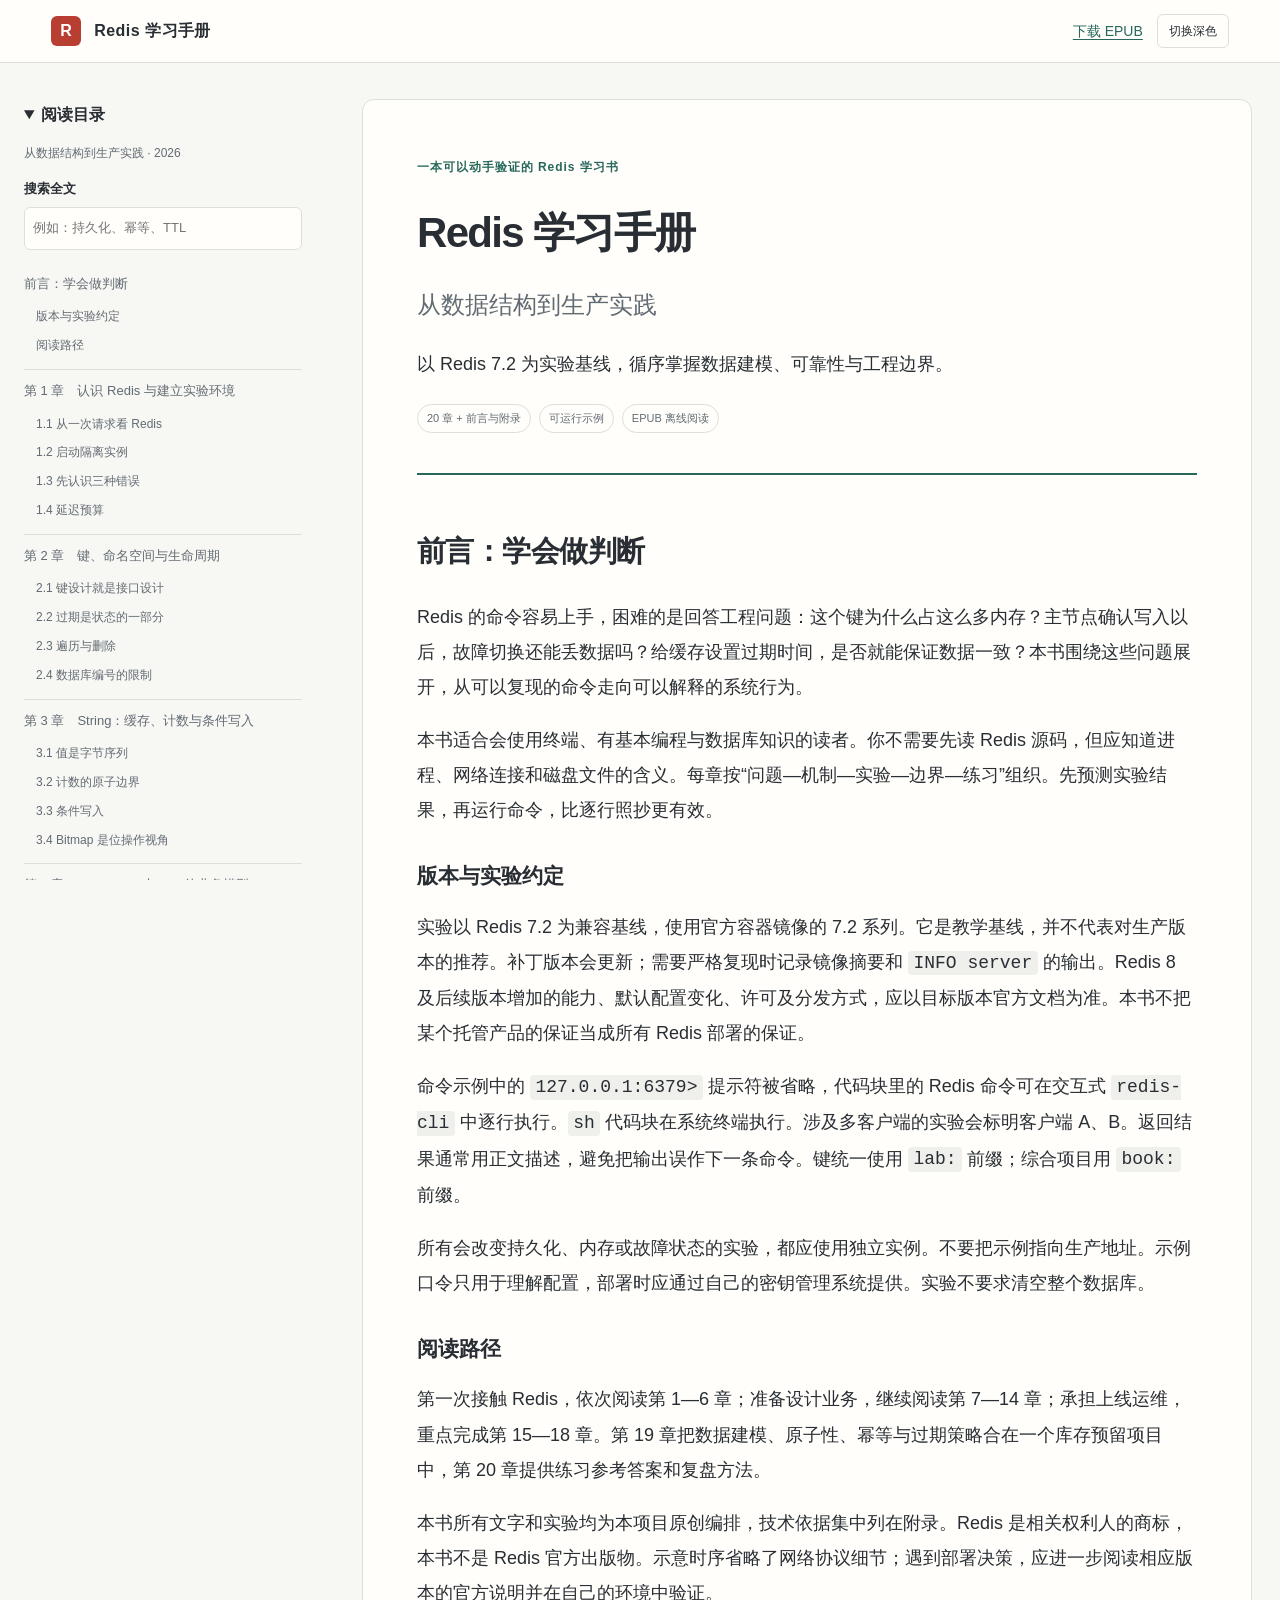
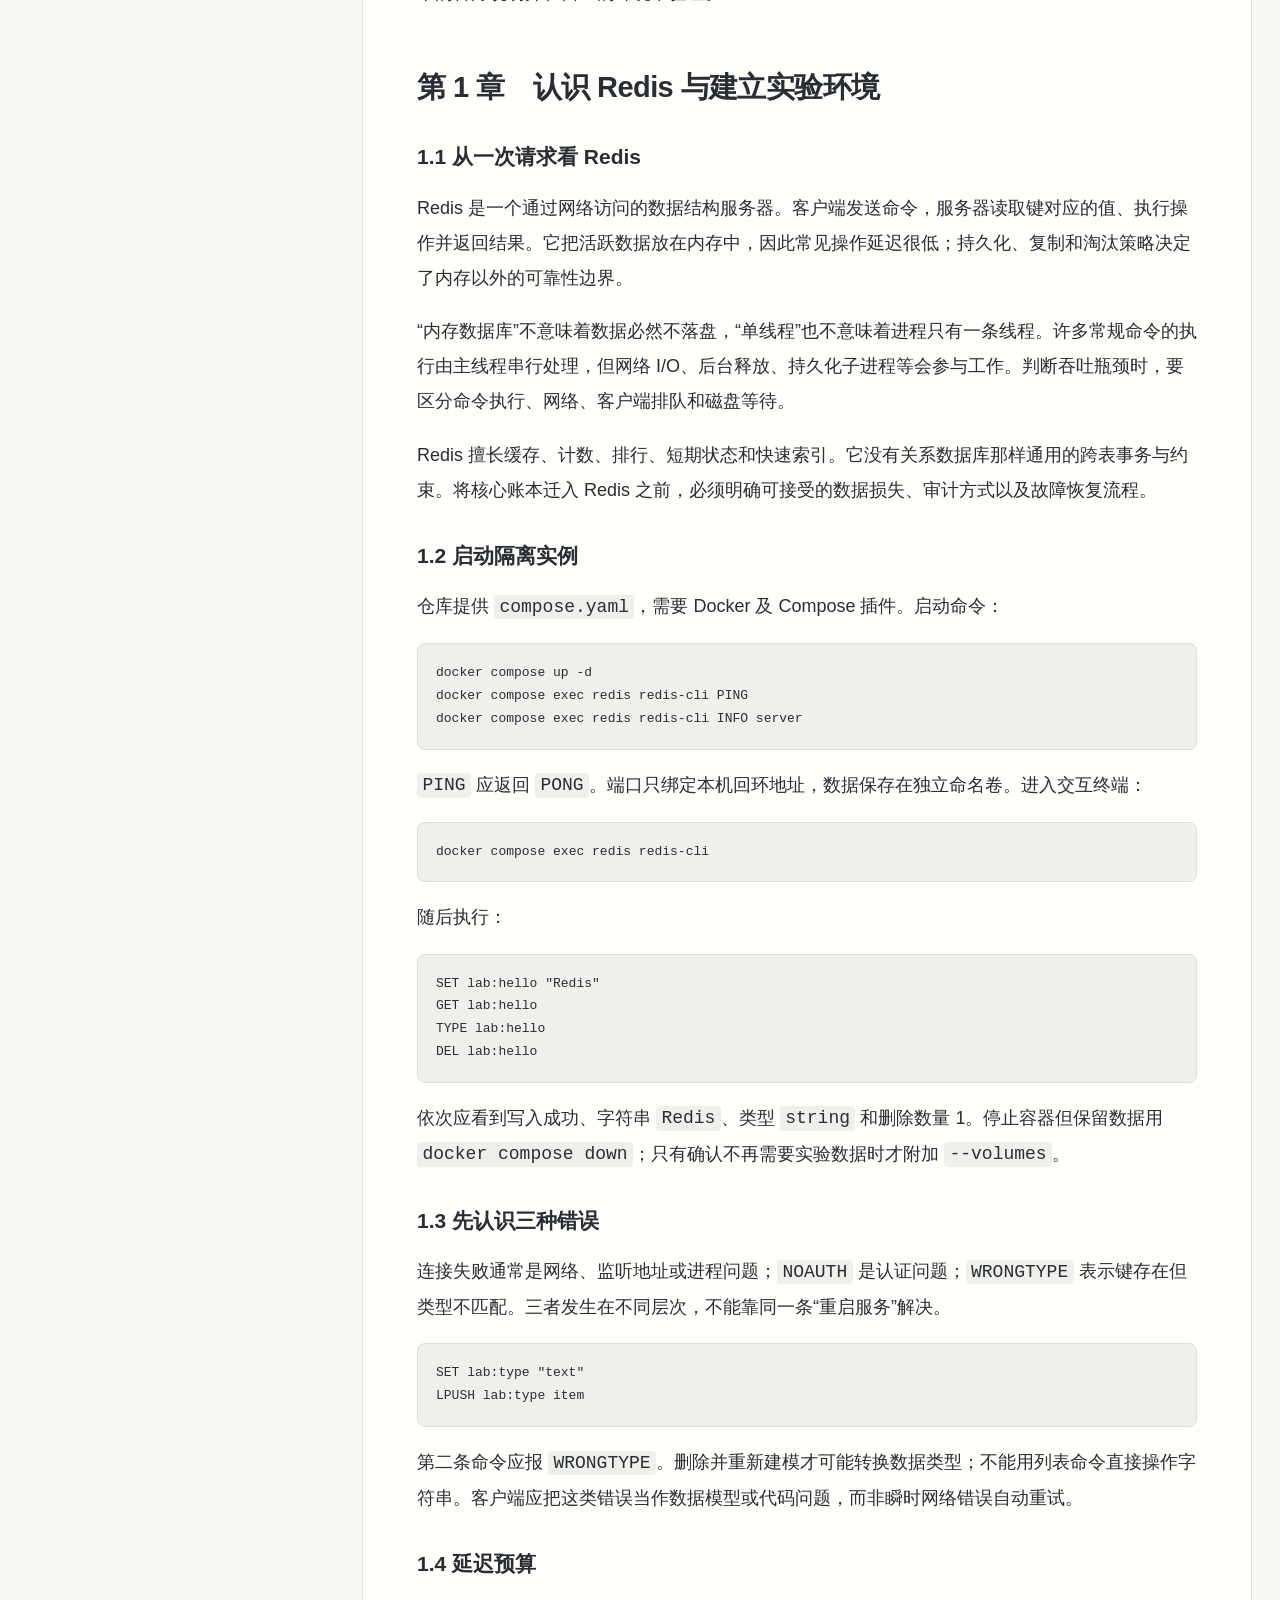
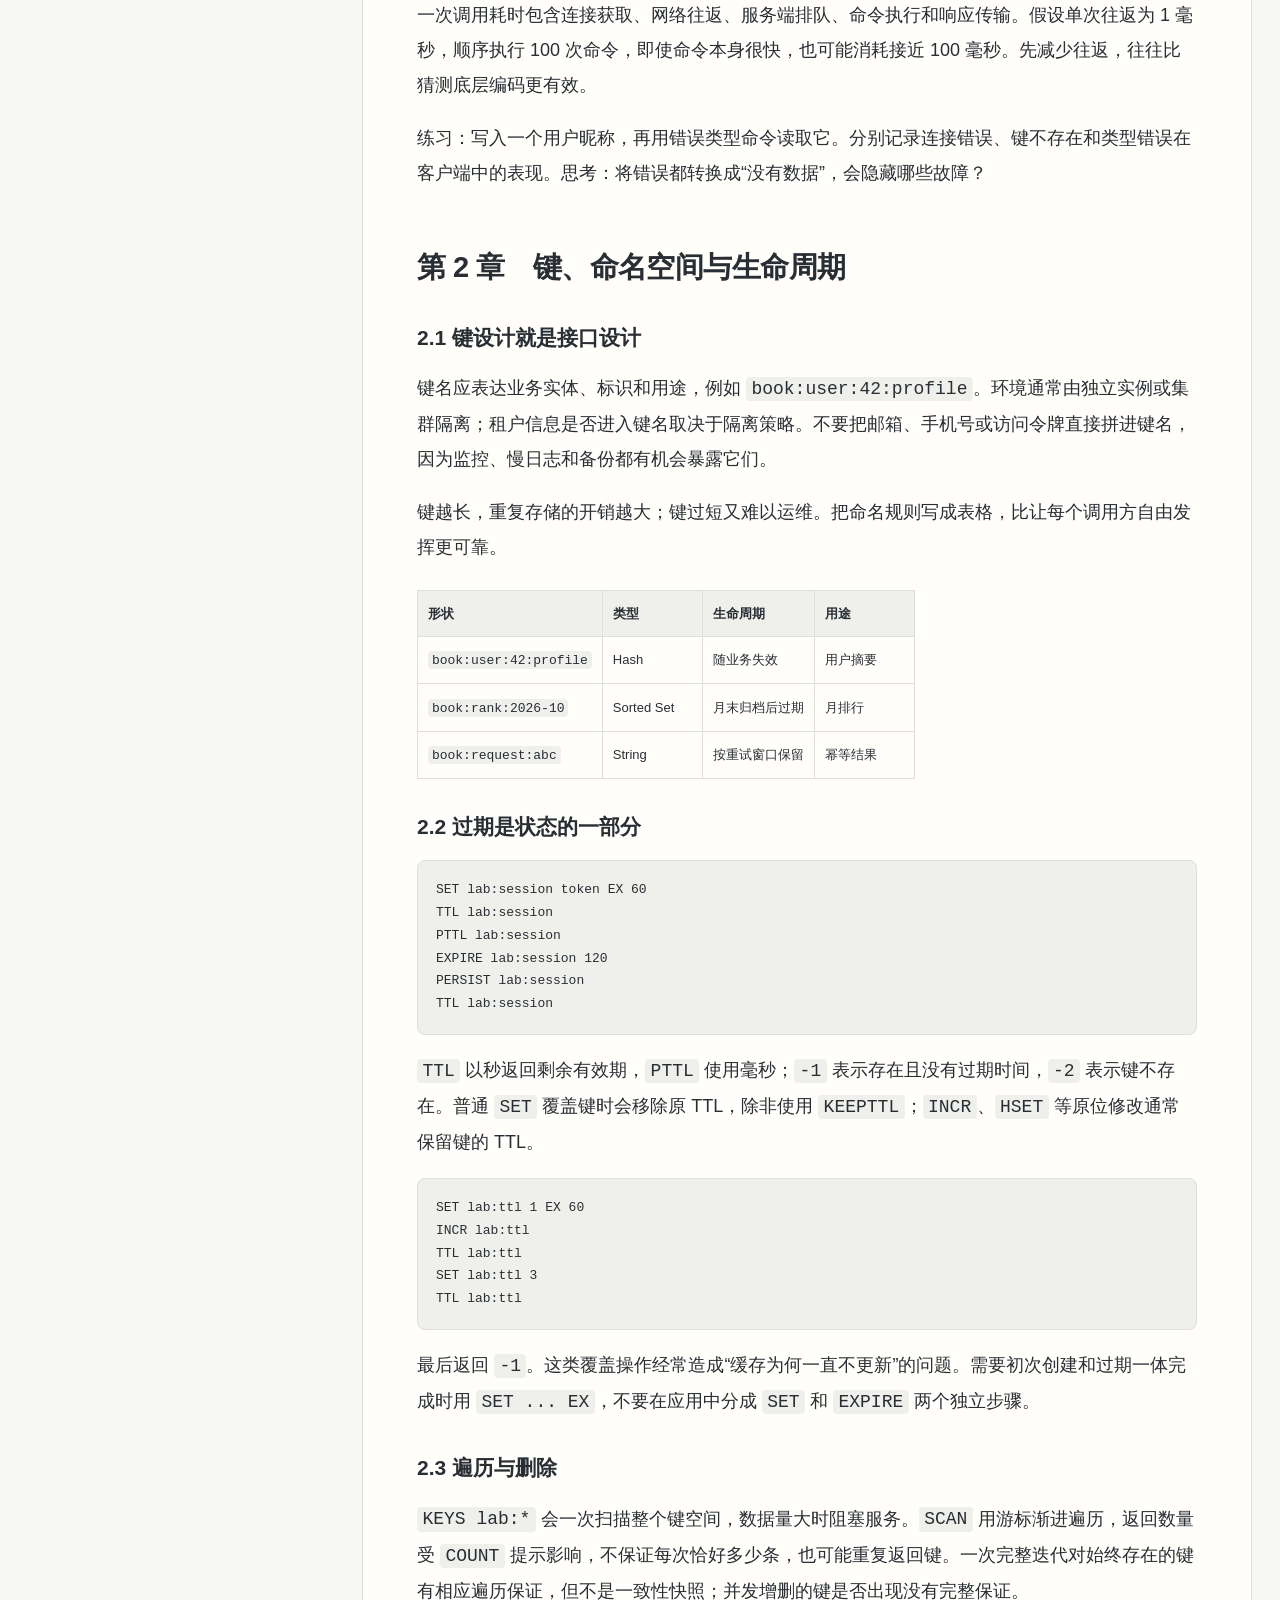
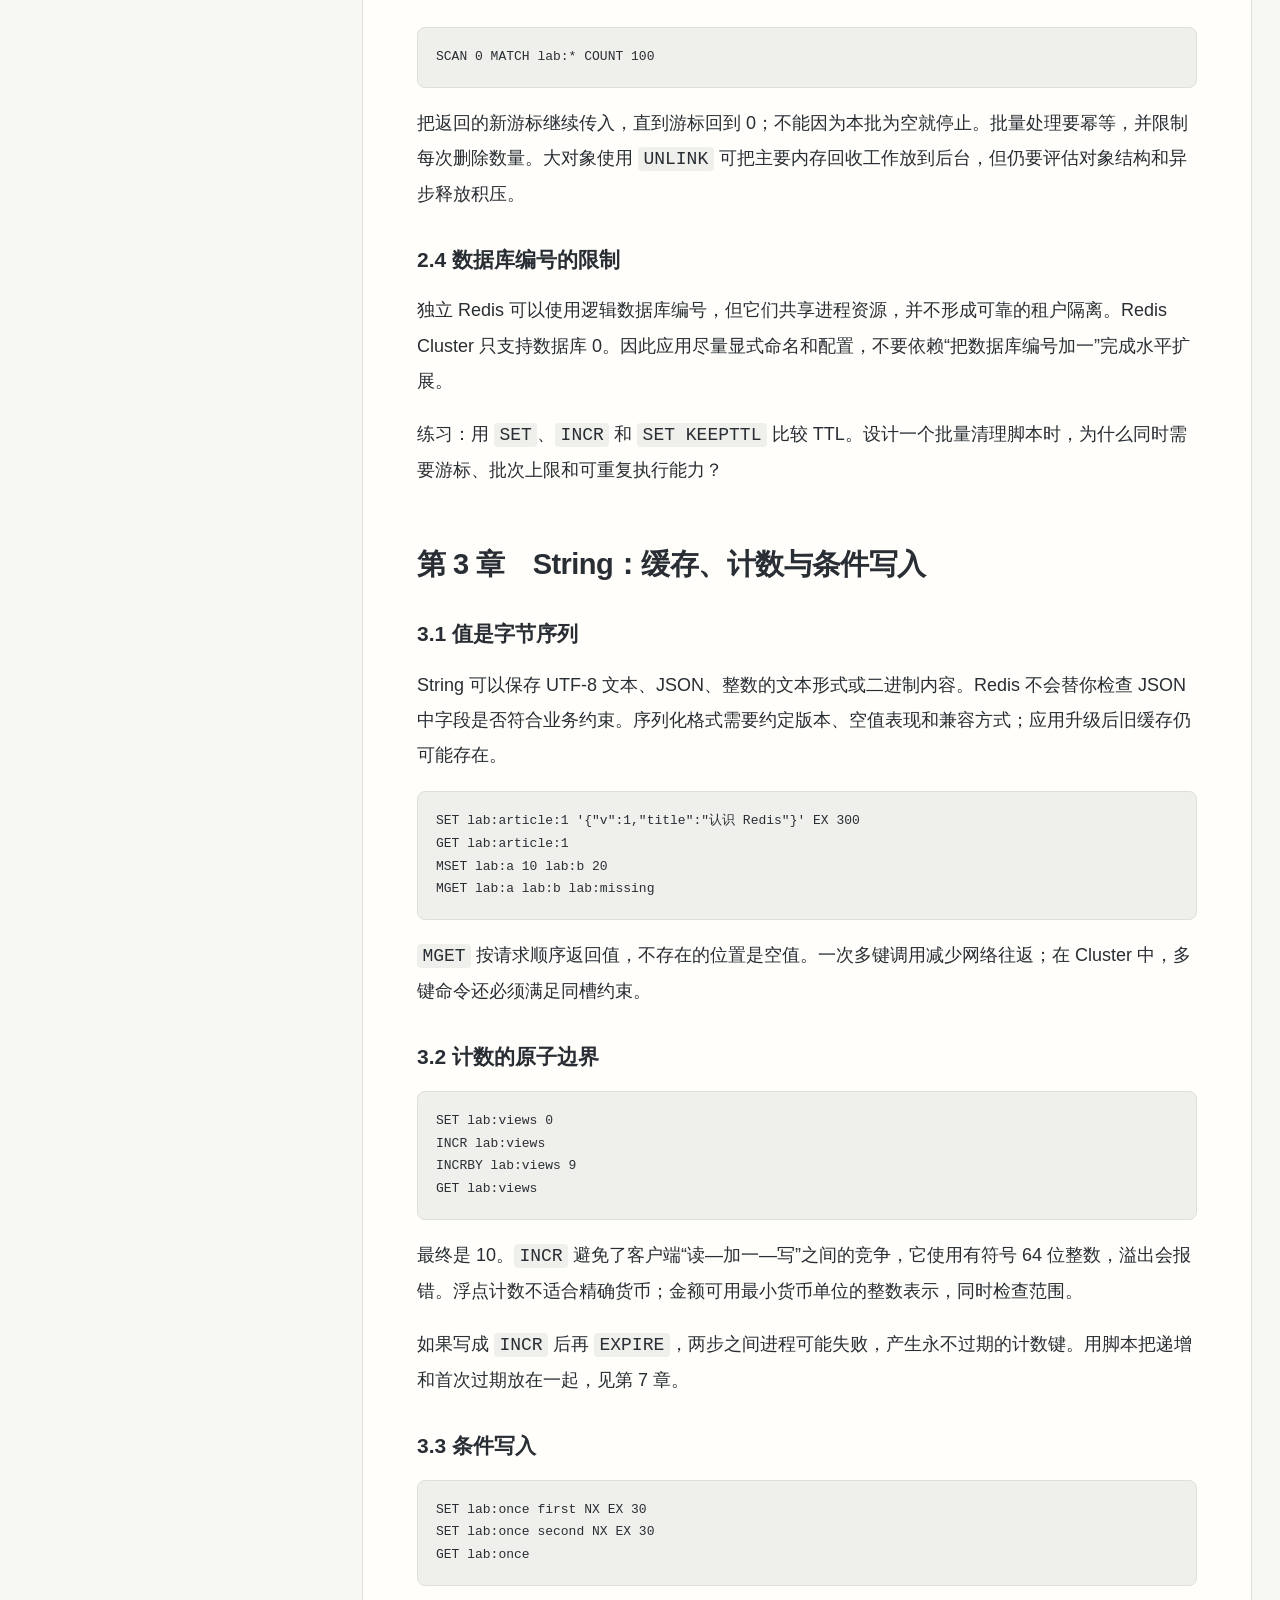
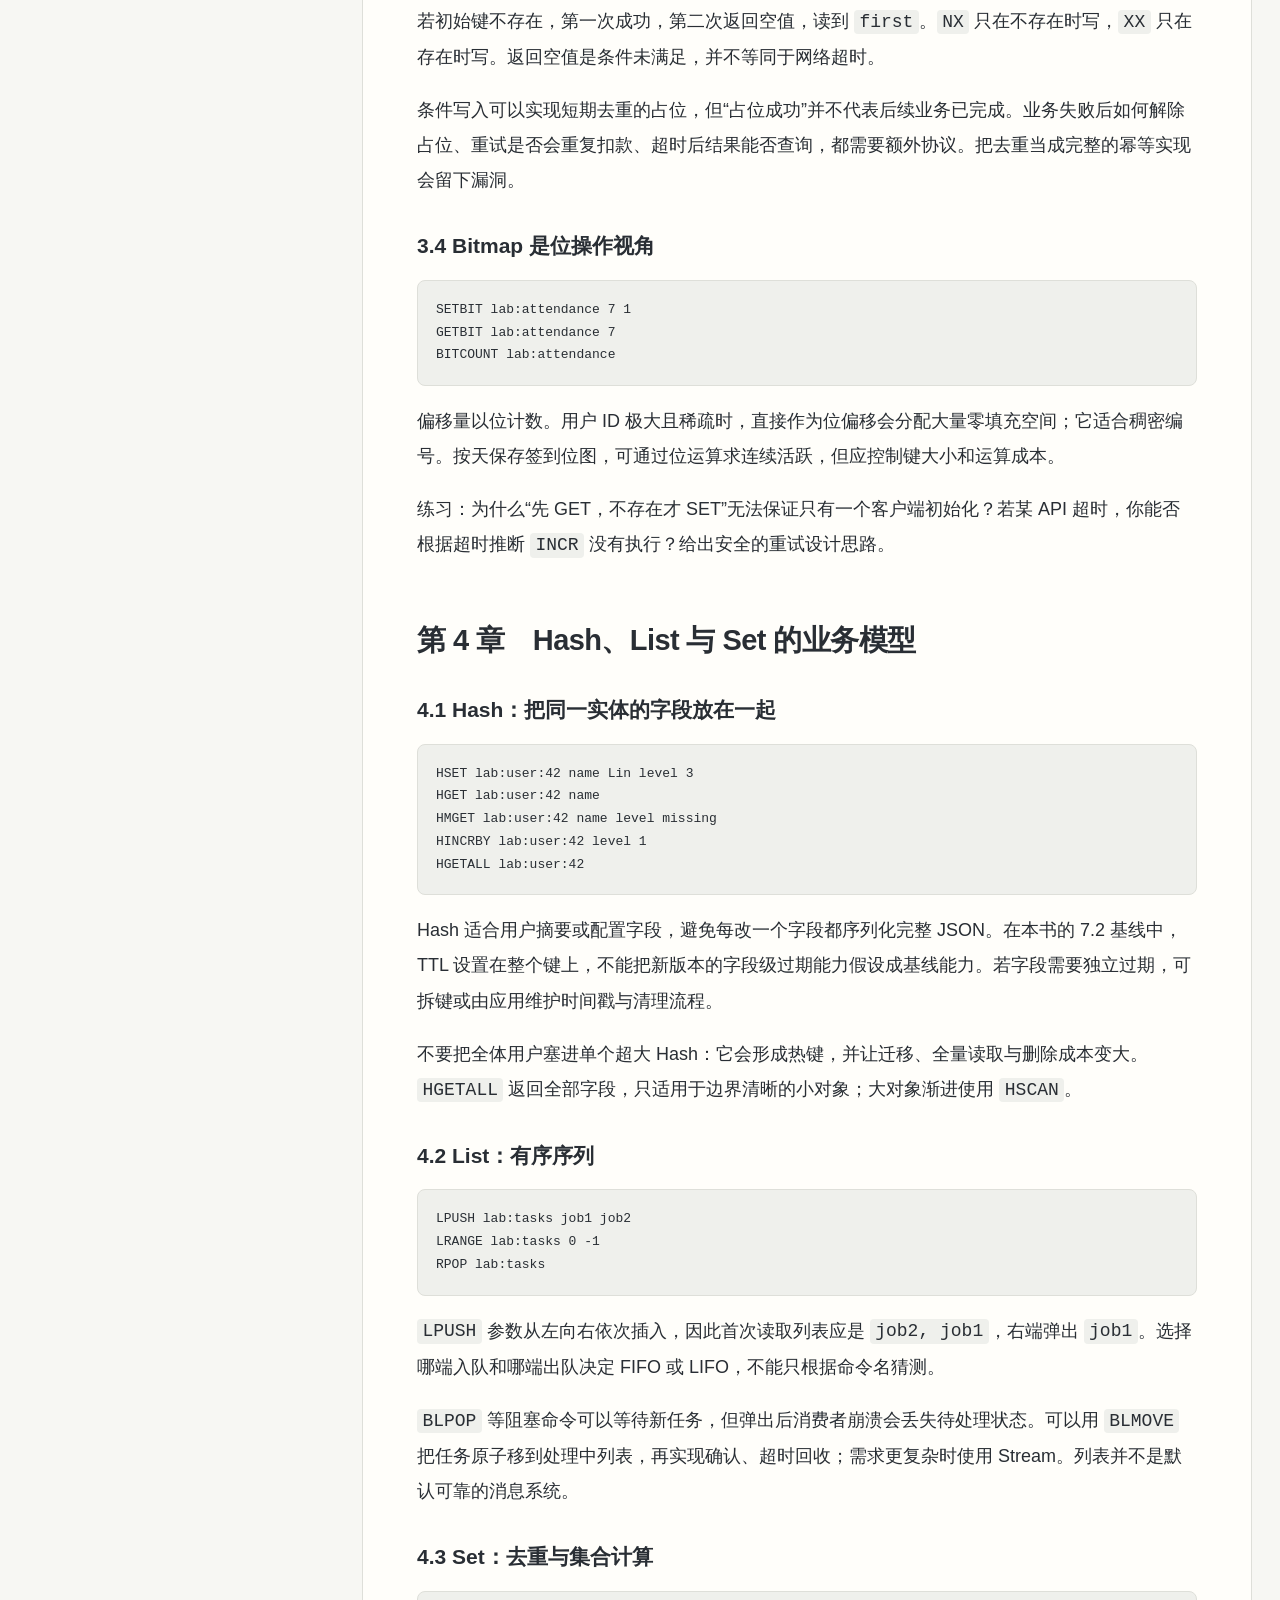
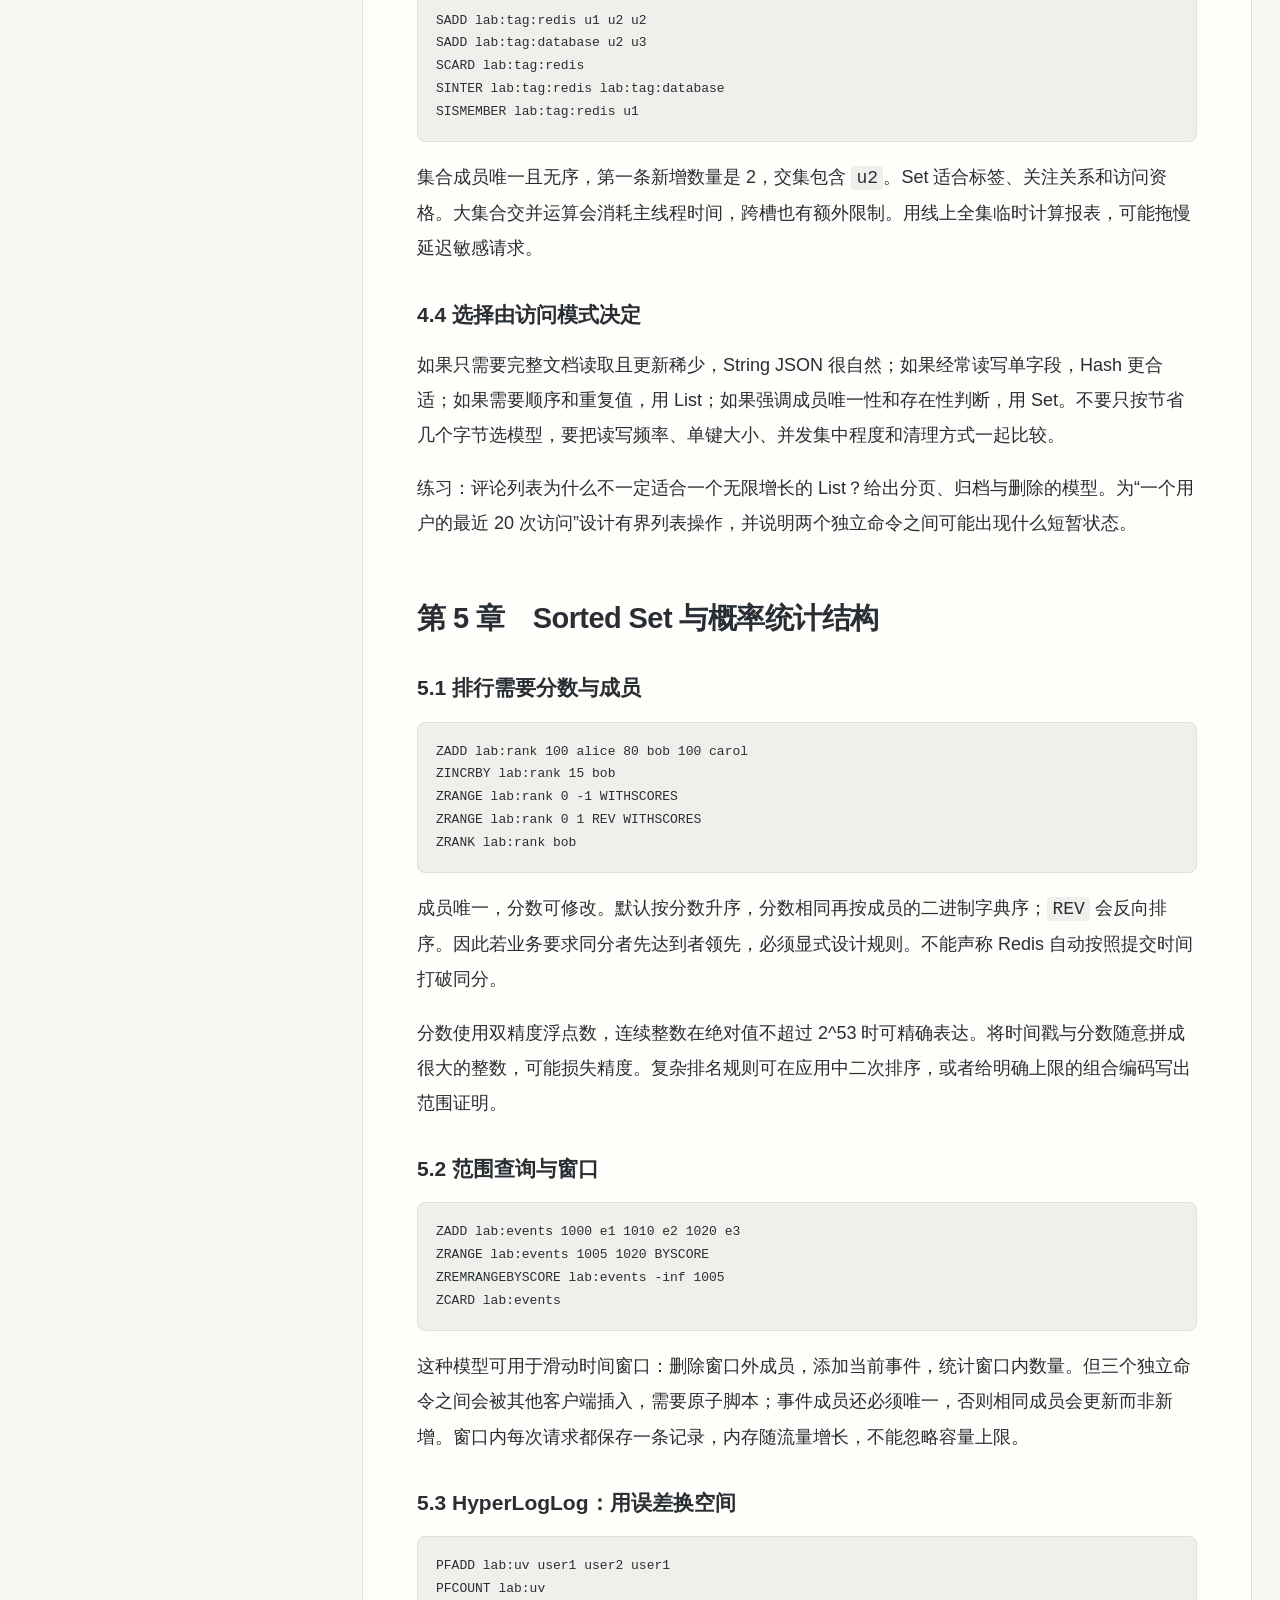
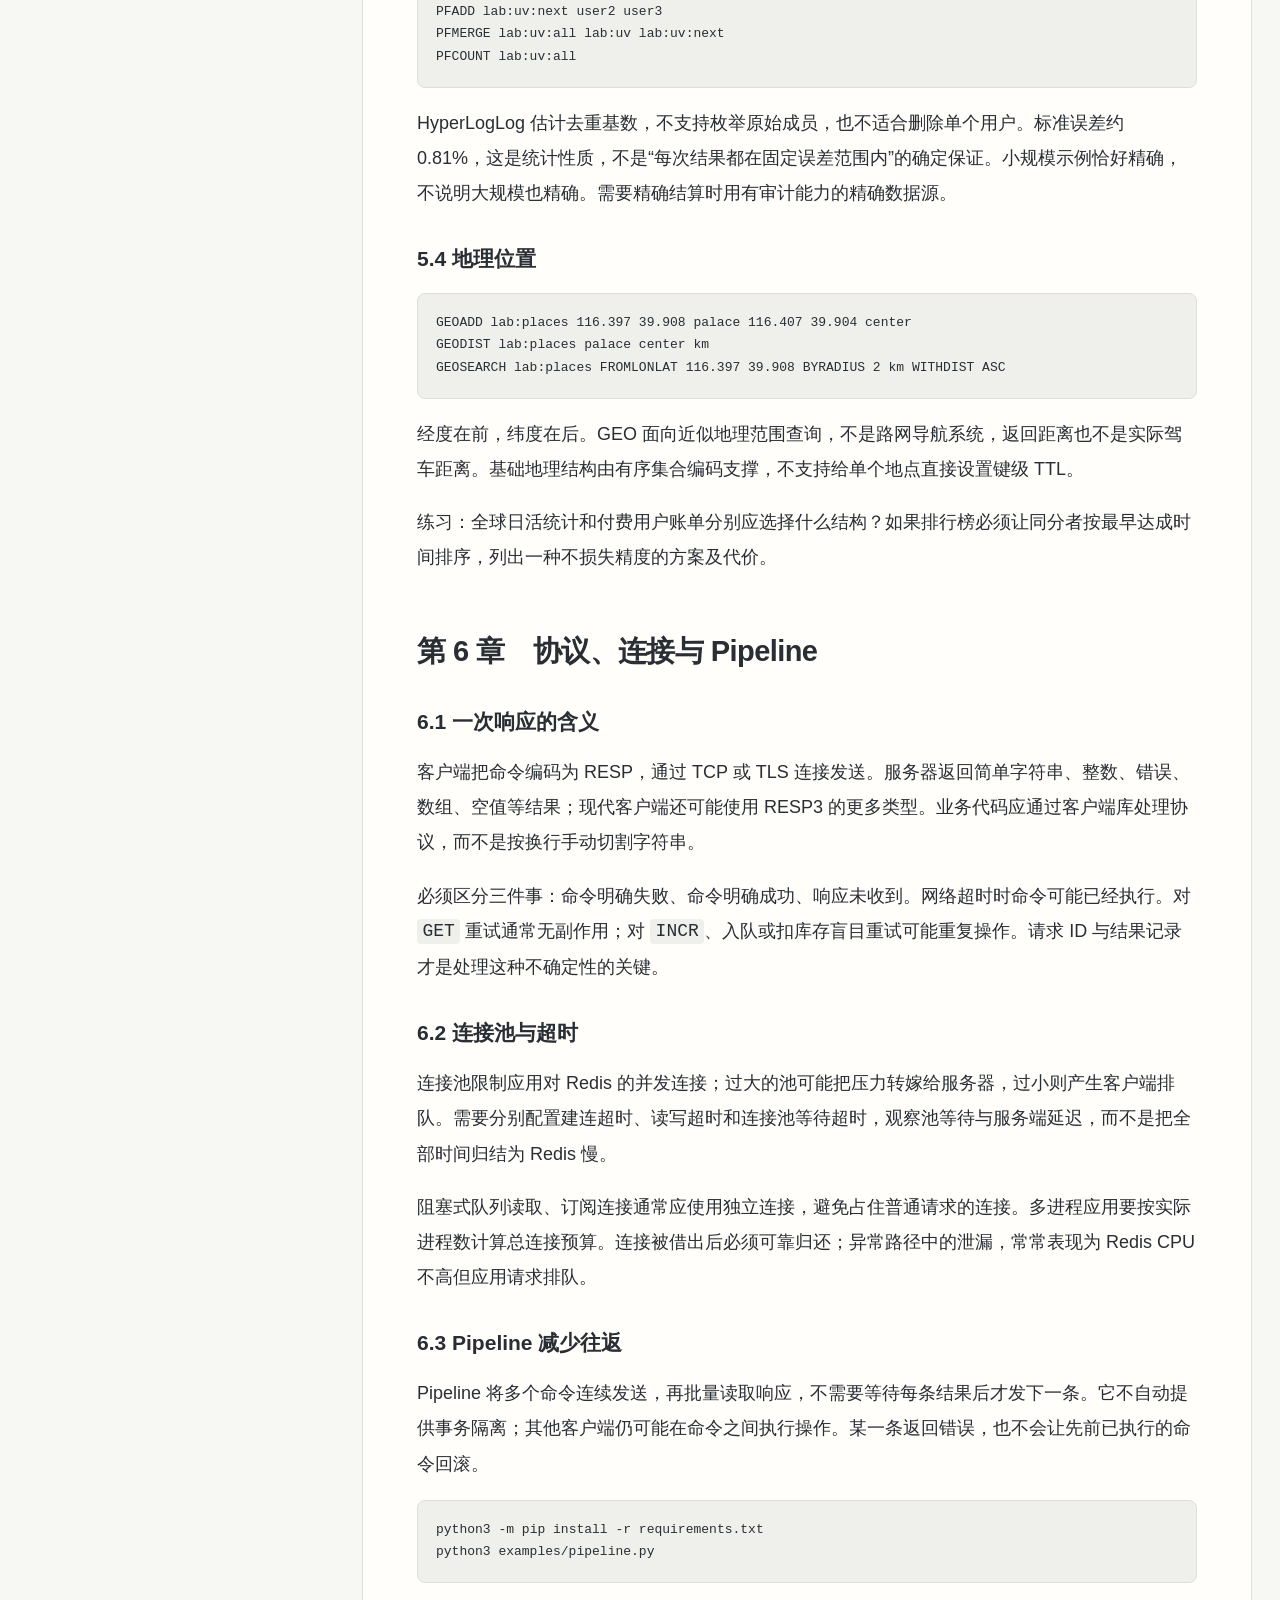
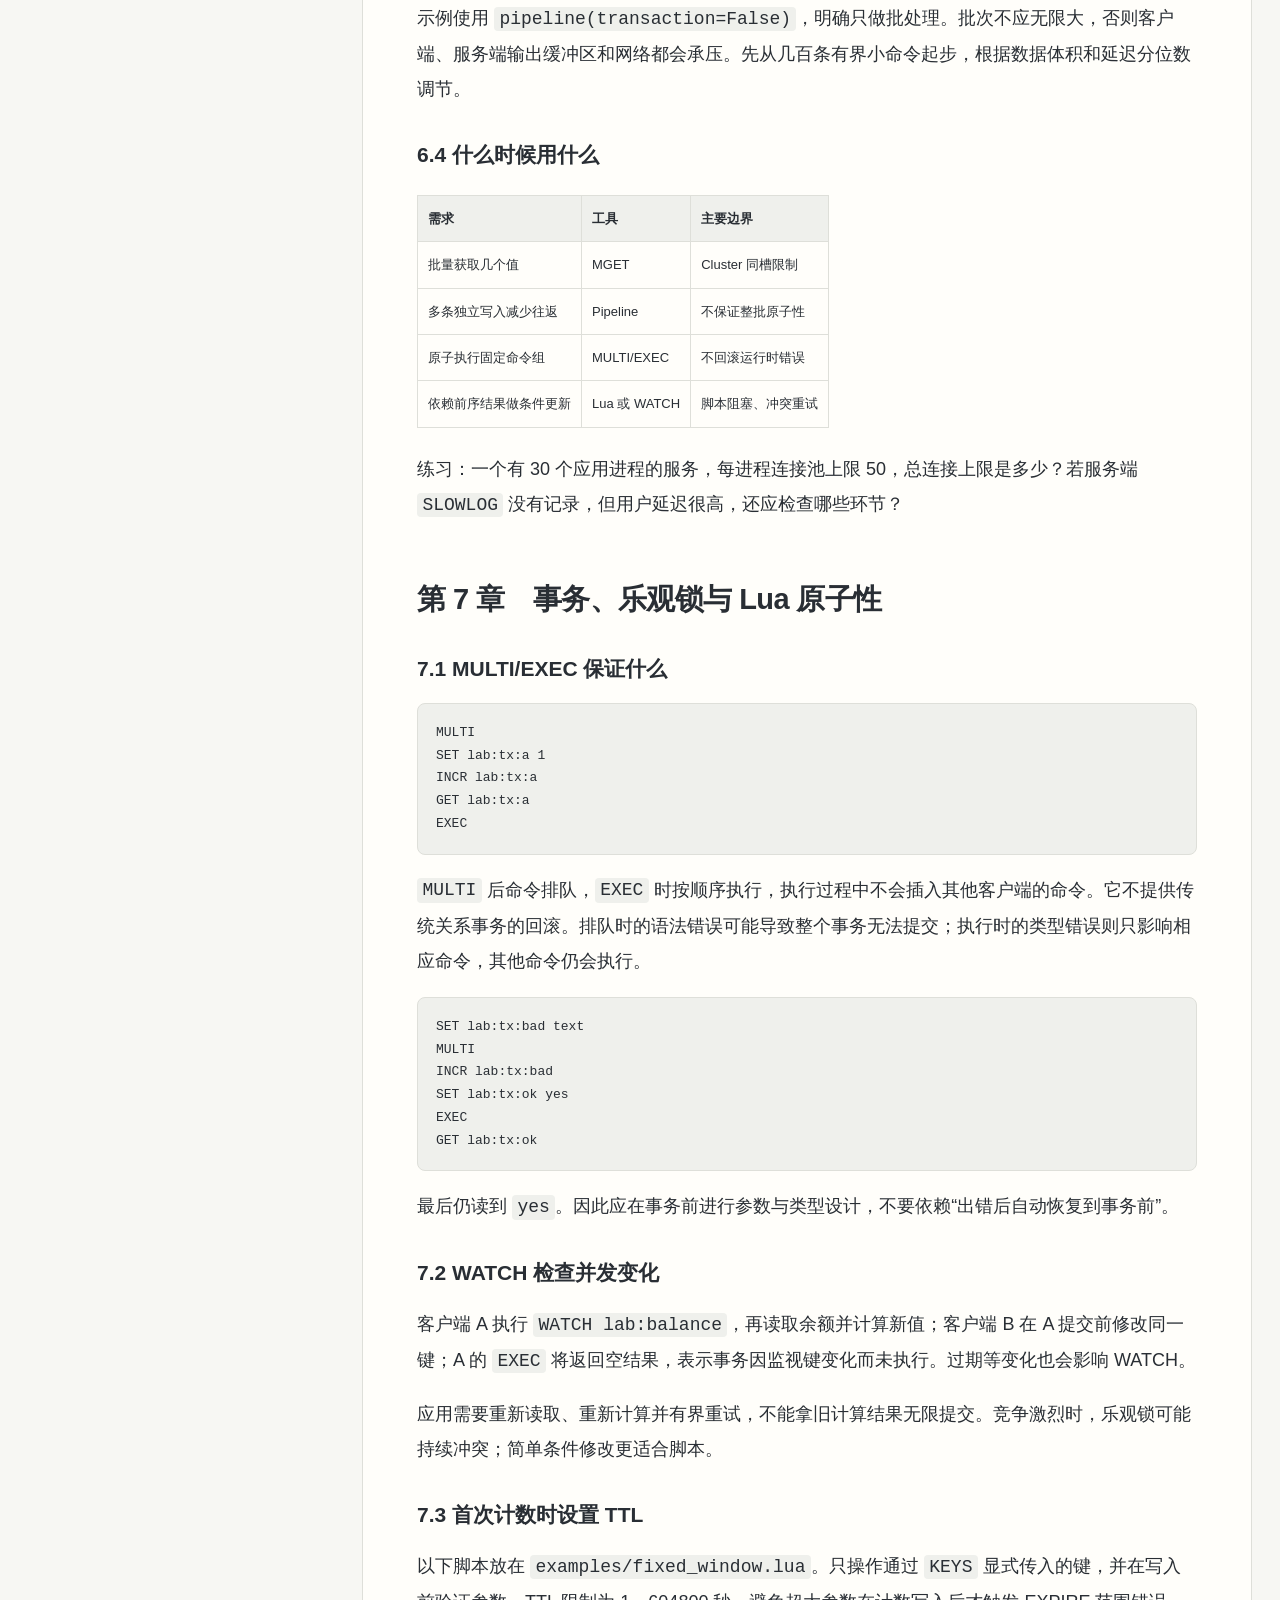
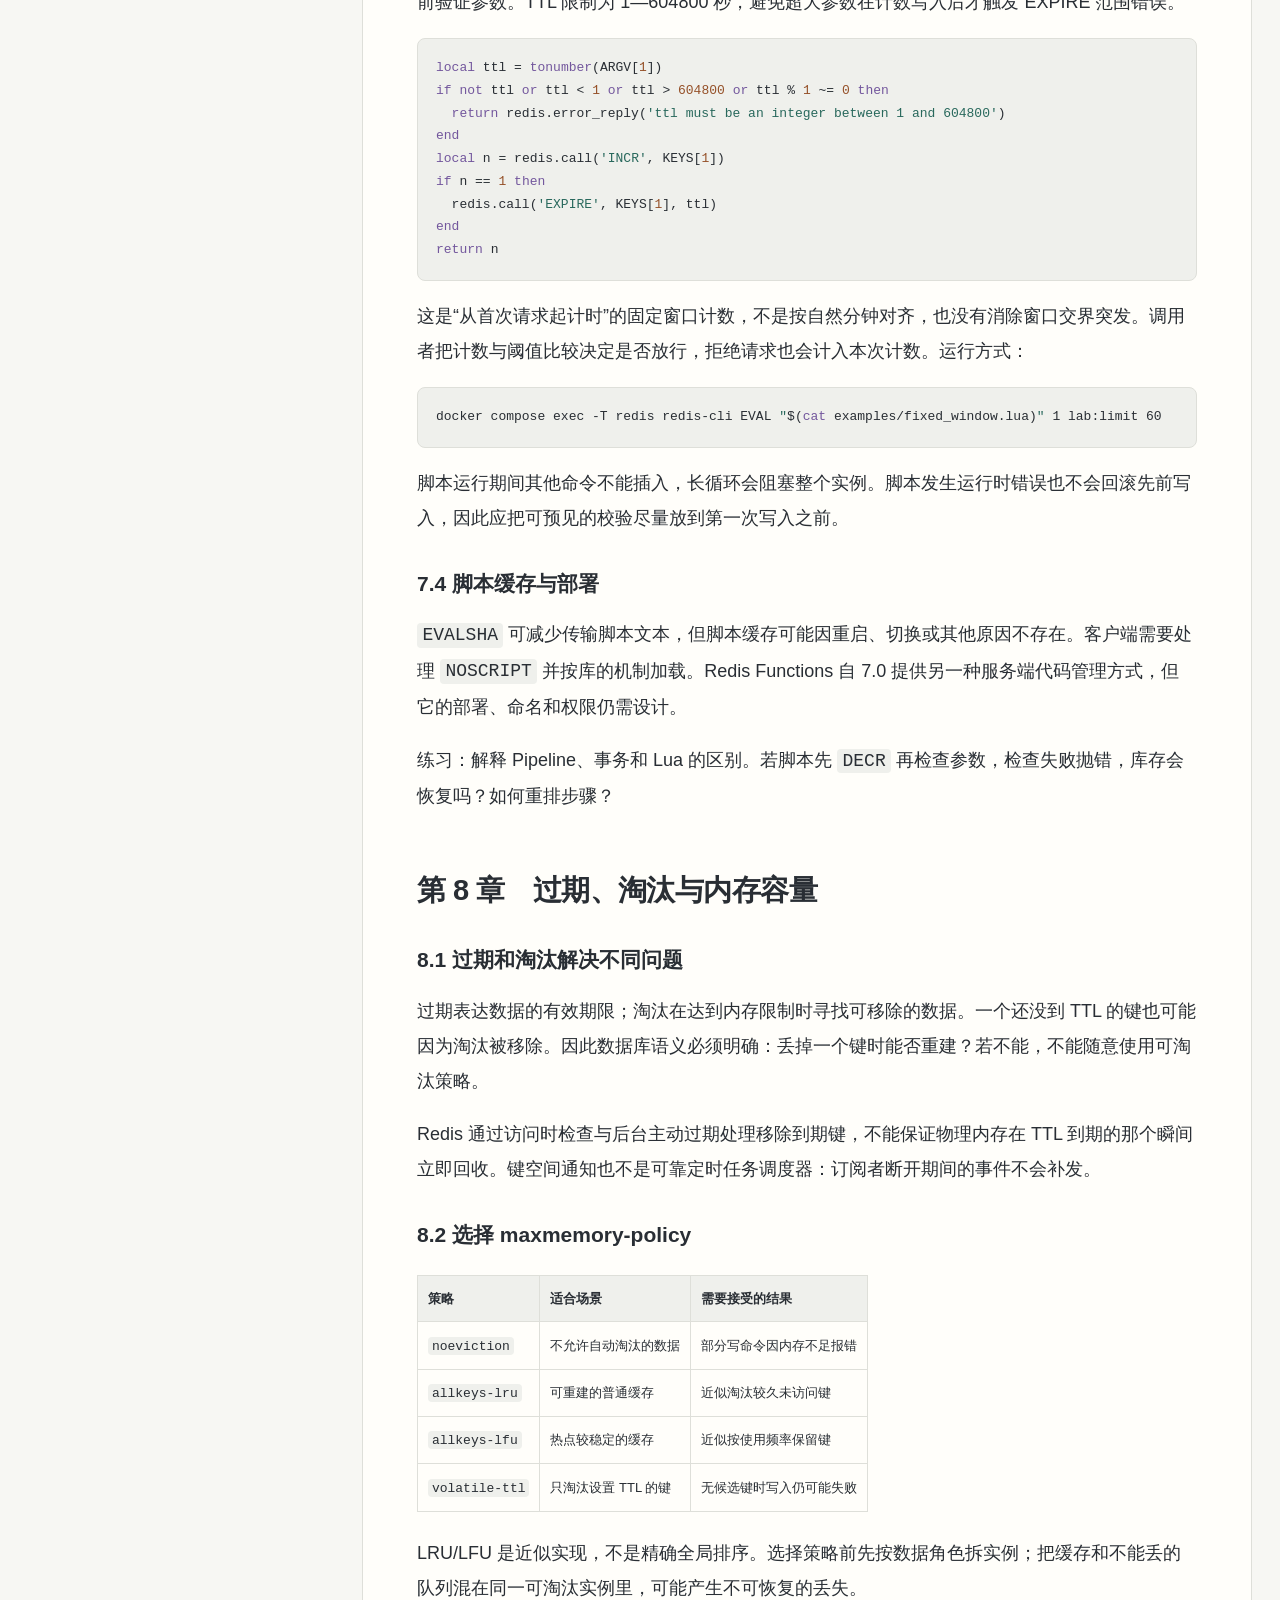
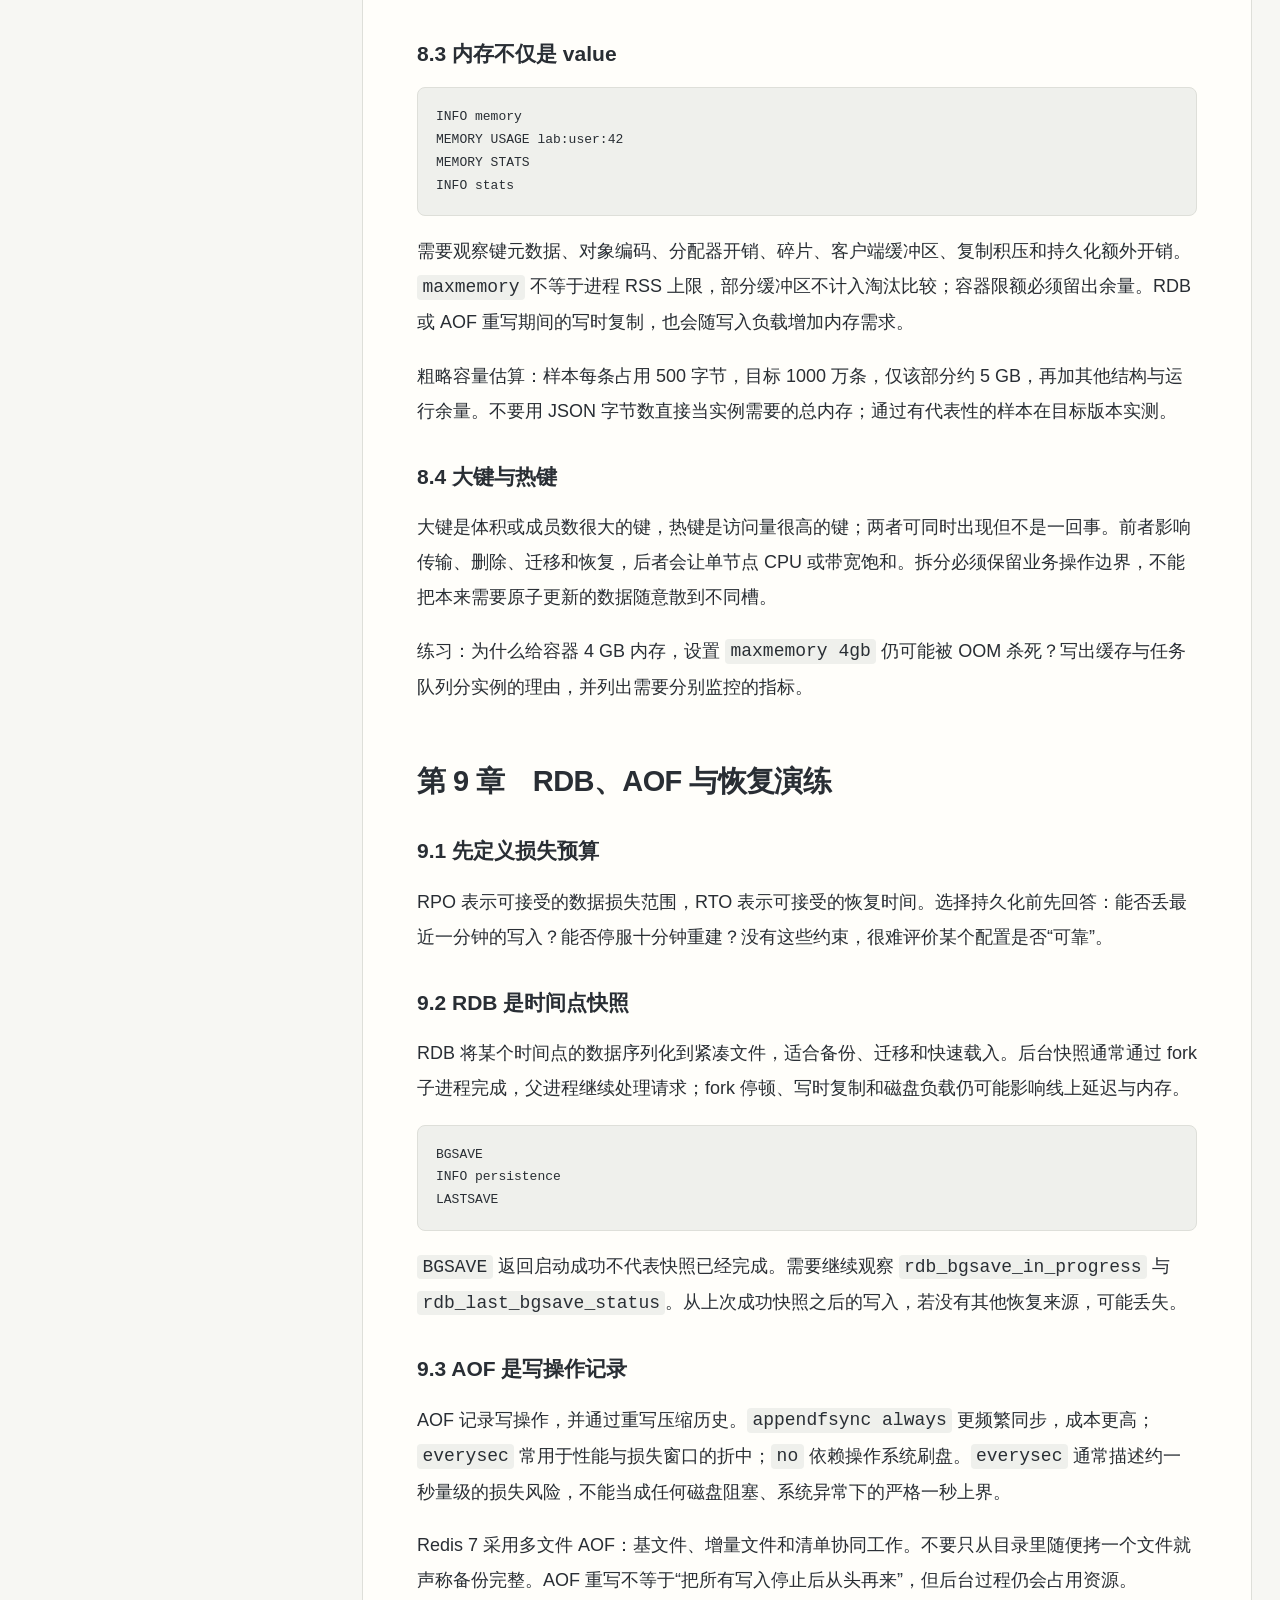
<file: docs/index.html>
<!doctype html>
<html lang="zh-CN">
<head><meta charset="utf-8"><meta name="viewport" content="width=device-width, initial-scale=1">
<meta name="description" content="原创中文 Redis 学习书，涵盖数据结构、持久化、高可用、缓存设计与实战。支持在线阅读及 EPUB 下载。">
<meta name="color-scheme" content="light dark"><title>Redis
学习手册 · 在线阅读</title><link rel="stylesheet" href="reader.css"></head>
<body>
<a class="skip" href="#reading">跳到正文</a>
<header class="topbar"><a href="#" class="brand"><span class="mark">R</span> Redis 学习手册</a><div><a class="download" href="downloads/redis-learning-handbook.epub" download>下载 EPUB</a><button id="theme" type="button" aria-label="切换深浅主题">切换主题</button></div></header>
<div class="layout"><aside><details id="contents" open><summary>阅读目录</summary><p class="edition">从数据结构到生产实践 · 2026</p><label for="search">搜索全文</label><input id="search" type="search" placeholder="例如：持久化、幂等、TTL" autocomplete="off"><p id="search-status" role="status" aria-live="polite"></p><ul id="results" hidden></ul><nav id="toc" aria-label="章节目录"><ul>
<li><a href="#前言学会做判断"
id="toc-前言学会做判断">前言：学会做判断</a>
<ul>
<li><a href="#版本与实验约定"
id="toc-版本与实验约定">版本与实验约定</a></li>
<li><a href="#阅读路径" id="toc-阅读路径">阅读路径</a></li>
</ul></li>
<li><a href="#第-1-章-认识-redis-与建立实验环境"
id="toc-第-1-章-认识-redis-与建立实验环境">第 1 章　认识 Redis
与建立实验环境</a>
<ul>
<li><a href="#从一次请求看-redis" id="toc-从一次请求看-redis">1.1
从一次请求看 Redis</a></li>
<li><a href="#启动隔离实例" id="toc-启动隔离实例">1.2
启动隔离实例</a></li>
<li><a href="#先认识三种错误" id="toc-先认识三种错误">1.3
先认识三种错误</a></li>
<li><a href="#延迟预算" id="toc-延迟预算">1.4 延迟预算</a></li>
</ul></li>
<li><a href="#第-2-章-键命名空间与生命周期"
id="toc-第-2-章-键命名空间与生命周期">第 2
章　键、命名空间与生命周期</a>
<ul>
<li><a href="#键设计就是接口设计" id="toc-键设计就是接口设计">2.1
键设计就是接口设计</a></li>
<li><a href="#过期是状态的一部分" id="toc-过期是状态的一部分">2.2
过期是状态的一部分</a></li>
<li><a href="#遍历与删除" id="toc-遍历与删除">2.3 遍历与删除</a></li>
<li><a href="#数据库编号的限制" id="toc-数据库编号的限制">2.4
数据库编号的限制</a></li>
</ul></li>
<li><a href="#第-3-章-string缓存计数与条件写入"
id="toc-第-3-章-string缓存计数与条件写入">第 3
章　String：缓存、计数与条件写入</a>
<ul>
<li><a href="#值是字节序列" id="toc-值是字节序列">3.1
值是字节序列</a></li>
<li><a href="#计数的原子边界" id="toc-计数的原子边界">3.2
计数的原子边界</a></li>
<li><a href="#条件写入" id="toc-条件写入">3.3 条件写入</a></li>
<li><a href="#bitmap-是位操作视角" id="toc-bitmap-是位操作视角">3.4
Bitmap 是位操作视角</a></li>
</ul></li>
<li><a href="#第-4-章-hashlist-与-set-的业务模型"
id="toc-第-4-章-hashlist-与-set-的业务模型">第 4 章　Hash、List 与 Set
的业务模型</a>
<ul>
<li><a href="#hash把同一实体的字段放在一起"
id="toc-hash把同一实体的字段放在一起">4.1
Hash：把同一实体的字段放在一起</a></li>
<li><a href="#list有序序列" id="toc-list有序序列">4.2
List：有序序列</a></li>
<li><a href="#set去重与集合计算" id="toc-set去重与集合计算">4.3
Set：去重与集合计算</a></li>
<li><a href="#选择由访问模式决定" id="toc-选择由访问模式决定">4.4
选择由访问模式决定</a></li>
</ul></li>
<li><a href="#第-5-章-sorted-set-与概率统计结构"
id="toc-第-5-章-sorted-set-与概率统计结构">第 5 章　Sorted Set
与概率统计结构</a>
<ul>
<li><a href="#排行需要分数与成员" id="toc-排行需要分数与成员">5.1
排行需要分数与成员</a></li>
<li><a href="#范围查询与窗口" id="toc-范围查询与窗口">5.2
范围查询与窗口</a></li>
<li><a href="#hyperloglog用误差换空间"
id="toc-hyperloglog用误差换空间">5.3 HyperLogLog：用误差换空间</a></li>
<li><a href="#地理位置" id="toc-地理位置">5.4 地理位置</a></li>
</ul></li>
<li><a href="#第-6-章-协议连接与-pipeline"
id="toc-第-6-章-协议连接与-pipeline">第 6 章　协议、连接与 Pipeline</a>
<ul>
<li><a href="#一次响应的含义" id="toc-一次响应的含义">6.1
一次响应的含义</a></li>
<li><a href="#连接池与超时" id="toc-连接池与超时">6.2
连接池与超时</a></li>
<li><a href="#pipeline-减少往返" id="toc-pipeline-减少往返">6.3 Pipeline
减少往返</a></li>
<li><a href="#什么时候用什么" id="toc-什么时候用什么">6.4
什么时候用什么</a></li>
</ul></li>
<li><a href="#第-7-章-事务乐观锁与-lua-原子性"
id="toc-第-7-章-事务乐观锁与-lua-原子性">第 7 章　事务、乐观锁与 Lua
原子性</a>
<ul>
<li><a href="#multiexec-保证什么" id="toc-multiexec-保证什么">7.1
MULTI/EXEC 保证什么</a></li>
<li><a href="#watch-检查并发变化" id="toc-watch-检查并发变化">7.2 WATCH
检查并发变化</a></li>
<li><a href="#首次计数时设置-ttl" id="toc-首次计数时设置-ttl">7.3
首次计数时设置 TTL</a></li>
<li><a href="#脚本缓存与部署" id="toc-脚本缓存与部署">7.4
脚本缓存与部署</a></li>
</ul></li>
<li><a href="#第-8-章-过期淘汰与内存容量"
id="toc-第-8-章-过期淘汰与内存容量">第 8 章　过期、淘汰与内存容量</a>
<ul>
<li><a href="#过期和淘汰解决不同问题"
id="toc-过期和淘汰解决不同问题">8.1 过期和淘汰解决不同问题</a></li>
<li><a href="#选择-maxmemory-policy" id="toc-选择-maxmemory-policy">8.2
选择 maxmemory-policy</a></li>
<li><a href="#内存不仅是-value" id="toc-内存不仅是-value">8.3 内存不仅是
value</a></li>
<li><a href="#大键与热键" id="toc-大键与热键">8.4 大键与热键</a></li>
</ul></li>
<li><a href="#第-9-章-rdbaof-与恢复演练"
id="toc-第-9-章-rdbaof-与恢复演练">第 9 章　RDB、AOF 与恢复演练</a>
<ul>
<li><a href="#先定义损失预算" id="toc-先定义损失预算">9.1
先定义损失预算</a></li>
<li><a href="#rdb-是时间点快照" id="toc-rdb-是时间点快照">9.2 RDB
是时间点快照</a></li>
<li><a href="#aof-是写操作记录" id="toc-aof-是写操作记录">9.3 AOF
是写操作记录</a></li>
<li><a href="#恢复是备份的验收" id="toc-恢复是备份的验收">9.4
恢复是备份的验收</a></li>
</ul></li>
<li><a href="#第-10-章-复制延迟与故障后的数据"
id="toc-第-10-章-复制延迟与故障后的数据">第 10
章　复制、延迟与故障后的数据</a>
<ul>
<li><a href="#异步复制的含义" id="toc-异步复制的含义">10.1
异步复制的含义</a></li>
<li><a href="#观察复制" id="toc-观察复制">10.2 观察复制</a></li>
<li><a href="#wait-不是共识协议" id="toc-wait-不是共识协议">10.3 WAIT
不是共识协议</a></li>
<li><a href="#限制不等于保证" id="toc-限制不等于保证">10.4
限制不等于保证</a></li>
</ul></li>
<li><a href="#第-11-章-sentinel发现故障与自动切换"
id="toc-第-11-章-sentinel发现故障与自动切换">第 11
章　Sentinel：发现故障与自动切换</a>
<ul>
<li><a href="#sentinel-管理的是主从组"
id="toc-sentinel-管理的是主从组">11.1 Sentinel 管理的是主从组</a></li>
<li><a href="#quorum-与多数派" id="toc-quorum-与多数派">11.2 quorum
与多数派</a></li>
<li><a href="#切换期间的应用" id="toc-切换期间的应用">11.3
切换期间的应用</a></li>
<li><a href="#演练验收" id="toc-演练验收">11.4 演练验收</a></li>
</ul></li>
<li><a href="#第-12-章-cluster槽路由与多键边界"
id="toc-第-12-章-cluster槽路由与多键边界">第 12
章　Cluster：槽、路由与多键边界</a>
<ul>
<li><a href="#槽是分片单位" id="toc-槽是分片单位">12.1
槽是分片单位</a></li>
<li><a href="#同槽是多键操作的前提" id="toc-同槽是多键操作的前提">12.2
同槽是多键操作的前提</a></li>
<li><a href="#moved-与-ask" id="toc-moved-与-ask">12.3 MOVED 与
ASK</a></li>
<li><a href="#扩容不能消除单键热点" id="toc-扩容不能消除单键热点">12.4
扩容不能消除单键热点</a></li>
</ul></li>
<li><a href="#第-13-章-缓存一致性与失效策略"
id="toc-第-13-章-缓存一致性与失效策略">第 13
章　缓存一致性与失效策略</a>
<ul>
<li><a href="#cache-aside-的基本流程"
id="toc-cache-aside-的基本流程">13.1 Cache Aside 的基本流程</a></li>
<li><a href="#两个并发请求的反例" id="toc-两个并发请求的反例">13.2
两个并发请求的反例</a></li>
<li><a href="#空值热点和雪崩" id="toc-空值热点和雪崩">13.3
空值、热点和雪崩</a></li>
<li><a href="#设计验收问题" id="toc-设计验收问题">13.4
设计验收问题</a></li>
</ul></li>
<li><a href="#第-14-章-分布式锁租约与限流"
id="toc-第-14-章-分布式锁租约与限流">第 14 章　分布式锁、租约与限流</a>
<ul>
<li><a href="#锁首先是租约" id="toc-锁首先是租约">14.1
锁首先是租约</a></li>
<li><a href="#fencing-token-的作用" id="toc-fencing-token-的作用">14.2
fencing token 的作用</a></li>
<li><a href="#三种常见限流" id="toc-三种常见限流">14.3
三种常见限流</a></li>
<li><a href="#故障策略" id="toc-故障策略">14.4 故障策略</a></li>
</ul></li>
<li><a href="#第-15-章-pubsubstream-与可靠消费"
id="toc-第-15-章-pubsubstream-与可靠消费">第 15 章　Pub/Sub、Stream
与可靠消费</a>
<ul>
<li><a href="#实时广播与可恢复日志" id="toc-实时广播与可恢复日志">15.1
实时广播与可恢复日志</a></li>
<li><a href="#待确认与接管" id="toc-待确认与接管">15.2
待确认与接管</a></li>
<li><a href="#至少一次需要幂等" id="toc-至少一次需要幂等">15.3
至少一次需要幂等</a></li>
<li><a href="#保留策略" id="toc-保留策略">15.4 保留策略</a></li>
</ul></li>
<li><a href="#第-16-章-性能测量与慢请求排查"
id="toc-第-16-章-性能测量与慢请求排查">第 16
章　性能测量与慢请求排查</a>
<ul>
<li><a href="#从用户延迟开始" id="toc-从用户延迟开始">16.1
从用户延迟开始</a></li>
<li><a href="#由证据缩小范围" id="toc-由证据缩小范围">16.2
由证据缩小范围</a></li>
<li><a href="#基准不是排行榜" id="toc-基准不是排行榜">16.3
基准不是排行榜</a></li>
<li><a href="#优化的次序" id="toc-优化的次序">16.4 优化的次序</a></li>
</ul></li>
<li><a href="#第-17-章-安全权限与部署边界"
id="toc-第-17-章-安全权限与部署边界">第 17 章　安全、权限与部署边界</a>
<ul>
<li><a href="#先限制网络可达性" id="toc-先限制网络可达性">17.1
先限制网络可达性</a></li>
<li><a href="#acl-按最小权限分工" id="toc-acl-按最小权限分工">17.2 ACL
按最小权限分工</a></li>
<li><a href="#tls-与敏感信息" id="toc-tls-与敏感信息">17.3 TLS
与敏感信息</a></li>
<li><a href="#升级与变更" id="toc-升级与变更">17.4 升级与变更</a></li>
</ul></li>
<li><a href="#第-18-章-监控故障处置与恢复手册"
id="toc-第-18-章-监控故障处置与恢复手册">第 18
章　监控、故障处置与恢复手册</a>
<ul>
<li><a href="#指标应连接到业务后果" id="toc-指标应连接到业务后果">18.1
指标应连接到业务后果</a></li>
<li><a href="#内存告警处置" id="toc-内存告警处置">18.2
内存告警处置</a></li>
<li><a href="#延迟升高处置" id="toc-延迟升高处置">18.3
延迟升高处置</a></li>
<li><a href="#备份恢复验收表" id="toc-备份恢复验收表">18.4
备份恢复验收表</a></li>
</ul></li>
<li><a href="#第-19-章-综合实战幂等库存预留"
id="toc-第-19-章-综合实战幂等库存预留">第 19
章　综合实战：幂等库存预留</a>
<ul>
<li><a href="#范围与不变量" id="toc-范围与不变量">19.1
范围与不变量</a></li>
<li><a href="#数据模型" id="toc-数据模型">19.2 数据模型</a></li>
<li><a href="#原子流程" id="toc-原子流程">19.3 原子流程</a></li>
<li><a href="#运行与预期" id="toc-运行与预期">19.4 运行与预期</a></li>
<li><a href="#从教学到上线" id="toc-从教学到上线">19.5
从教学到上线</a></li>
</ul></li>
<li><a href="#第-20-章-练习参考答案与学习检查"
id="toc-第-20-章-练习参考答案与学习检查">第 20
章　练习参考答案与学习检查</a>
<ul>
<li><a href="#基础与建模第-15-章" id="toc-基础与建模第-15-章">20.1
基础与建模（第 1—5 章）</a></li>
<li><a href="#原子性与可靠性第-612-章"
id="toc-原子性与可靠性第-612-章">20.2 原子性与可靠性（第 6—12
章）</a></li>
<li><a href="#应用与运维第-1319-章" id="toc-应用与运维第-1319-章">20.3
应用与运维（第 13—19 章）</a></li>
<li><a href="#自测清单" id="toc-自测清单">20.4 自测清单</a></li>
</ul></li>
<li><a href="#附录-官方资料与命令速查"
id="toc-附录-官方资料与命令速查">附录　官方资料与命令速查</a>
<ul>
<li><a href="#资料使用方法" id="toc-资料使用方法">资料使用方法</a></li>
<li><a href="#命令速查" id="toc-命令速查">命令速查</a></li>
<li><a href="#建议的学习记录"
id="toc-建议的学习记录">建议的学习记录</a></li>
</ul></li>
</ul></nav></details></aside>
<main id="reading"><div class="intro"><span class="eyebrow">一本可以动手验证的 Redis 学习书</span><h1 class="book-title">Redis 学习手册</h1><p class="subtitle">从数据结构到生产实践</p><p>以 Redis 7.2 为实验基线，循序掌握数据建模、可靠性与工程边界。</p><div class="chips"><span>20 章 + 前言与附录</span><span>可运行示例</span><span>EPUB 离线阅读</span></div></div>
<article><section id="前言学会做判断" class="level1">
<h1>前言：学会做判断</h1>
<p>Redis
的命令容易上手，困难的是回答工程问题：这个键为什么占这么多内存？主节点确认写入以后，故障切换还能丢数据吗？给缓存设置过期时间，是否就能保证数据一致？本书围绕这些问题展开，从可以复现的命令走向可以解释的系统行为。</p>
<p>本书适合会使用终端、有基本编程与数据库知识的读者。你不需要先读 Redis
源码，但应知道进程、网络连接和磁盘文件的含义。每章按“问题—机制—实验—边界—练习”组织。先预测实验结果，再运行命令，比逐行照抄更有效。</p>
<section id="版本与实验约定" class="level2">
<h2>版本与实验约定</h2>
<p>实验以 Redis 7.2 为兼容基线，使用官方容器镜像的 7.2
系列。它是教学基线，并不代表对生产版本的推荐。补丁版本会更新；需要严格复现时记录镜像摘要和
<code>INFO server</code> 的输出。Redis 8
及后续版本增加的能力、默认配置变化、许可及分发方式，应以目标版本官方文档为准。本书不把某个托管产品的保证当成所有
Redis 部署的保证。</p>
<p>命令示例中的 <code>127.0.0.1:6379&gt;</code> 提示符被省略，代码块里的
Redis 命令可在交互式 <code>redis-cli</code> 中逐行执行。<code>sh</code>
代码块在系统终端执行。涉及多客户端的实验会标明客户端
A、B。返回结果通常用正文描述，避免把输出误作下一条命令。键统一使用
<code>lab:</code> 前缀；综合项目用 <code>book:</code> 前缀。</p>
<p>所有会改变持久化、内存或故障状态的实验，都应使用独立实例。不要把示例指向生产地址。示例口令只用于理解配置，部署时应通过自己的密钥管理系统提供。实验不要求清空整个数据库。</p>
</section>
<section id="阅读路径" class="level2">
<h2>阅读路径</h2>
<p>第一次接触 Redis，依次阅读第 1—6 章；准备设计业务，继续阅读第 7—14
章；承担上线运维，重点完成第 15—18 章。第 19
章把数据建模、原子性、幂等与过期策略合在一个库存预留项目中，第 20
章提供练习参考答案和复盘方法。</p>
<p>本书所有文字和实验均为本项目原创编排，技术依据集中列在附录。Redis
是相关权利人的商标，本书不是 Redis
官方出版物。示意时序省略了网络协议细节；遇到部署决策，应进一步阅读相应版本的官方说明并在自己的环境中验证。</p>
</section>
</section>
<section id="第-1-章-认识-redis-与建立实验环境" class="level1">
<h1>第 1 章　认识 Redis 与建立实验环境</h1>
<section id="从一次请求看-redis" class="level2">
<h2>1.1 从一次请求看 Redis</h2>
<p>Redis
是一个通过网络访问的数据结构服务器。客户端发送命令，服务器读取键对应的值、执行操作并返回结果。它把活跃数据放在内存中，因此常见操作延迟很低；持久化、复制和淘汰策略决定了内存以外的可靠性边界。</p>
<p>“内存数据库”不意味着数据必然不落盘，“单线程”也不意味着进程只有一条线程。许多常规命令的执行由主线程串行处理，但网络
I/O、后台释放、持久化子进程等会参与工作。判断吞吐瓶颈时，要区分命令执行、网络、客户端排队和磁盘等待。</p>
<p>Redis
擅长缓存、计数、排行、短期状态和快速索引。它没有关系数据库那样通用的跨表事务与约束。将核心账本迁入
Redis 之前，必须明确可接受的数据损失、审计方式以及故障恢复流程。</p>
</section>
<section id="启动隔离实例" class="level2">
<h2>1.2 启动隔离实例</h2>
<p>仓库提供 <code>compose.yaml</code>，需要 Docker 及 Compose
插件。启动命令：</p>
<div class="sourceCode" id="cb1"><pre class="sourceCode sh"><code class="sourceCode bash"><span id="cb1-1"><a href="#cb1-1" aria-hidden="true" tabindex="-1"></a><span class="ex">docker</span> compose up <span class="at">-d</span></span>
<span id="cb1-2"><a href="#cb1-2" aria-hidden="true" tabindex="-1"></a><span class="ex">docker</span> compose exec redis redis-cli PING</span>
<span id="cb1-3"><a href="#cb1-3" aria-hidden="true" tabindex="-1"></a><span class="ex">docker</span> compose exec redis redis-cli INFO server</span></code></pre></div>
<p><code>PING</code> 应返回
<code>PONG</code>。端口只绑定本机回环地址，数据保存在独立命名卷。进入交互终端：</p>
<div class="sourceCode" id="cb2"><pre class="sourceCode sh"><code class="sourceCode bash"><span id="cb2-1"><a href="#cb2-1" aria-hidden="true" tabindex="-1"></a><span class="ex">docker</span> compose exec redis redis-cli</span></code></pre></div>
<p>随后执行：</p>
<pre class="redis"><code>SET lab:hello &quot;Redis&quot;
GET lab:hello
TYPE lab:hello
DEL lab:hello</code></pre>
<p>依次应看到写入成功、字符串 <code>Redis</code>、类型
<code>string</code> 和删除数量 1。停止容器但保留数据用
<code>docker compose down</code>；只有确认不再需要实验数据时才附加
<code>--volumes</code>。</p>
</section>
<section id="先认识三种错误" class="level2">
<h2>1.3 先认识三种错误</h2>
<p>连接失败通常是网络、监听地址或进程问题；<code>NOAUTH</code>
是认证问题；<code>WRONGTYPE</code>
表示键存在但类型不匹配。三者发生在不同层次，不能靠同一条“重启服务”解决。</p>
<pre class="redis"><code>SET lab:type &quot;text&quot;
LPUSH lab:type item</code></pre>
<p>第二条命令应报
<code>WRONGTYPE</code>。删除并重新建模才可能转换数据类型；不能用列表命令直接操作字符串。客户端应把这类错误当作数据模型或代码问题，而非瞬时网络错误自动重试。</p>
</section>
<section id="延迟预算" class="level2">
<h2>1.4 延迟预算</h2>
<p>一次调用耗时包含连接获取、网络往返、服务端排队、命令执行和响应传输。假设单次往返为
1 毫秒，顺序执行 100 次命令，即使命令本身很快，也可能消耗接近 100
毫秒。先减少往返，往往比猜测底层编码更有效。</p>
<p>练习：写入一个用户昵称，再用错误类型命令读取它。分别记录连接错误、键不存在和类型错误在客户端中的表现。思考：将错误都转换成“没有数据”，会隐藏哪些故障？</p>
</section>
</section>
<section id="第-2-章-键命名空间与生命周期" class="level1">
<h1>第 2 章　键、命名空间与生命周期</h1>
<section id="键设计就是接口设计" class="level2">
<h2>2.1 键设计就是接口设计</h2>
<p>键名应表达业务实体、标识和用途，例如
<code>book:user:42:profile</code>。环境通常由独立实例或集群隔离；租户信息是否进入键名取决于隔离策略。不要把邮箱、手机号或访问令牌直接拼进键名，因为监控、慢日志和备份都有机会暴露它们。</p>
<p>键越长，重复存储的开销越大；键过短又难以运维。把命名规则写成表格，比让每个调用方自由发挥更可靠。</p>
<table>
<thead>
<tr>
<th>形状</th>
<th>类型</th>
<th>生命周期</th>
<th>用途</th>
</tr>
</thead>
<tbody>
<tr>
<td><code>book:user:42:profile</code></td>
<td>Hash</td>
<td>随业务失效</td>
<td>用户摘要</td>
</tr>
<tr>
<td><code>book:rank:2026-10</code></td>
<td>Sorted Set</td>
<td>月末归档后过期</td>
<td>月排行</td>
</tr>
<tr>
<td><code>book:request:abc</code></td>
<td>String</td>
<td>按重试窗口保留</td>
<td>幂等结果</td>
</tr>
</tbody>
</table>
</section>
<section id="过期是状态的一部分" class="level2">
<h2>2.2 过期是状态的一部分</h2>
<pre class="redis"><code>SET lab:session token EX 60
TTL lab:session
PTTL lab:session
EXPIRE lab:session 120
PERSIST lab:session
TTL lab:session</code></pre>
<p><code>TTL</code> 以秒返回剩余有效期，<code>PTTL</code>
使用毫秒；<code>-1</code> 表示存在且没有过期时间，<code>-2</code>
表示键不存在。普通 <code>SET</code> 覆盖键时会移除原 TTL，除非使用
<code>KEEPTTL</code>；<code>INCR</code>、<code>HSET</code>
等原位修改通常保留键的 TTL。</p>
<pre class="redis"><code>SET lab:ttl 1 EX 60
INCR lab:ttl
TTL lab:ttl
SET lab:ttl 3
TTL lab:ttl</code></pre>
<p>最后返回
<code>-1</code>。这类覆盖操作经常造成“缓存为何一直不更新”的问题。需要初次创建和过期一体完成时用
<code>SET ... EX</code>，不要在应用中分成 <code>SET</code> 和
<code>EXPIRE</code> 两个独立步骤。</p>
</section>
<section id="遍历与删除" class="level2">
<h2>2.3 遍历与删除</h2>
<p><code>KEYS lab:*</code>
会一次扫描整个键空间，数据量大时阻塞服务。<code>SCAN</code>
用游标渐进遍历，返回数量受 <code>COUNT</code>
提示影响，不保证每次恰好多少条，也可能重复返回键。一次完整迭代对始终存在的键有相应遍历保证，但不是一致性快照；并发增删的键是否出现没有完整保证。</p>
<pre class="redis"><code>SCAN 0 MATCH lab:* COUNT 100</code></pre>
<p>把返回的新游标继续传入，直到游标回到
0；不能因为本批为空就停止。批量处理要幂等，并限制每次删除数量。大对象使用
<code>UNLINK</code>
可把主要内存回收工作放到后台，但仍要评估对象结构和异步释放积压。</p>
</section>
<section id="数据库编号的限制" class="level2">
<h2>2.4 数据库编号的限制</h2>
<p>独立 Redis
可以使用逻辑数据库编号，但它们共享进程资源，并不形成可靠的租户隔离。Redis
Cluster 只支持数据库
0。因此应用尽量显式命名和配置，不要依赖“把数据库编号加一”完成水平扩展。</p>
<p>练习：用 <code>SET</code>、<code>INCR</code> 和
<code>SET KEEPTTL</code> 比较
TTL。设计一个批量清理脚本时，为什么同时需要游标、批次上限和可重复执行能力？</p>
</section>
</section>
<section id="第-3-章-string缓存计数与条件写入" class="level1">
<h1>第 3 章　String：缓存、计数与条件写入</h1>
<section id="值是字节序列" class="level2">
<h2>3.1 值是字节序列</h2>
<p>String 可以保存 UTF-8 文本、JSON、整数的文本形式或二进制内容。Redis
不会替你检查 JSON
中字段是否符合业务约束。序列化格式需要约定版本、空值表现和兼容方式；应用升级后旧缓存仍可能存在。</p>
<pre class="redis"><code>SET lab:article:1 &#39;{&quot;v&quot;:1,&quot;title&quot;:&quot;认识 Redis&quot;}&#39; EX 300
GET lab:article:1
MSET lab:a 10 lab:b 20
MGET lab:a lab:b lab:missing</code></pre>
<p><code>MGET</code>
按请求顺序返回值，不存在的位置是空值。一次多键调用减少网络往返；在
Cluster 中，多键命令还必须满足同槽约束。</p>
</section>
<section id="计数的原子边界" class="level2">
<h2>3.2 计数的原子边界</h2>
<pre class="redis"><code>SET lab:views 0
INCR lab:views
INCRBY lab:views 9
GET lab:views</code></pre>
<p>最终是 10。<code>INCR</code>
避免了客户端“读—加一—写”之间的竞争，它使用有符号 64
位整数，溢出会报错。浮点计数不适合精确货币；金额可用最小货币单位的整数表示，同时检查范围。</p>
<p>如果写成 <code>INCR</code> 后再
<code>EXPIRE</code>，两步之间进程可能失败，产生永不过期的计数键。用脚本把递增和首次过期放在一起，见第
7 章。</p>
</section>
<section id="条件写入" class="level2">
<h2>3.3 条件写入</h2>
<pre class="redis"><code>SET lab:once first NX EX 30
SET lab:once second NX EX 30
GET lab:once</code></pre>
<p>若初始键不存在，第一次成功，第二次返回空值，读到
<code>first</code>。<code>NX</code> 只在不存在时写，<code>XX</code>
只在存在时写。返回空值是条件未满足，并不等同于网络超时。</p>
<p>条件写入可以实现短期去重的占位，但“占位成功”并不代表后续业务已完成。业务失败后如何解除占位、重试是否会重复扣款、超时后结果能否查询，都需要额外协议。把去重当成完整的幂等实现会留下漏洞。</p>
</section>
<section id="bitmap-是位操作视角" class="level2">
<h2>3.4 Bitmap 是位操作视角</h2>
<pre class="redis"><code>SETBIT lab:attendance 7 1
GETBIT lab:attendance 7
BITCOUNT lab:attendance</code></pre>
<p>偏移量以位计数。用户 ID
极大且稀疏时，直接作为位偏移会分配大量零填充空间；它适合稠密编号。按天保存签到位图，可通过位运算求连续活跃，但应控制键大小和运算成本。</p>
<p>练习：为什么“先 GET，不存在才 SET”无法保证只有一个客户端初始化？若某
API 超时，你能否根据超时推断 <code>INCR</code>
没有执行？给出安全的重试设计思路。</p>
</section>
</section>
<section id="第-4-章-hashlist-与-set-的业务模型" class="level1">
<h1>第 4 章　Hash、List 与 Set 的业务模型</h1>
<section id="hash把同一实体的字段放在一起" class="level2">
<h2>4.1 Hash：把同一实体的字段放在一起</h2>
<pre class="redis"><code>HSET lab:user:42 name Lin level 3
HGET lab:user:42 name
HMGET lab:user:42 name level missing
HINCRBY lab:user:42 level 1
HGETALL lab:user:42</code></pre>
<p>Hash 适合用户摘要或配置字段，避免每改一个字段都序列化完整
JSON。在本书的 7.2 基线中，TTL
设置在整个键上，不能把新版本的字段级过期能力假设成基线能力。若字段需要独立过期，可拆键或由应用维护时间戳与清理流程。</p>
<p>不要把全体用户塞进单个超大
Hash：它会形成热键，并让迁移、全量读取与删除成本变大。<code>HGETALL</code>
返回全部字段，只适用于边界清晰的小对象；大对象渐进使用
<code>HSCAN</code>。</p>
</section>
<section id="list有序序列" class="level2">
<h2>4.2 List：有序序列</h2>
<pre class="redis"><code>LPUSH lab:tasks job1 job2
LRANGE lab:tasks 0 -1
RPOP lab:tasks</code></pre>
<p><code>LPUSH</code> 参数从左向右依次插入，因此首次读取列表应是
<code>job2, job1</code>，右端弹出
<code>job1</code>。选择哪端入队和哪端出队决定 FIFO 或
LIFO，不能只根据命令名猜测。</p>
<p><code>BLPOP</code>
等阻塞命令可以等待新任务，但弹出后消费者崩溃会丢失待处理状态。可以用
<code>BLMOVE</code>
把任务原子移到处理中列表，再实现确认、超时回收；需求更复杂时使用
Stream。列表并不是默认可靠的消息系统。</p>
</section>
<section id="set去重与集合计算" class="level2">
<h2>4.3 Set：去重与集合计算</h2>
<pre class="redis"><code>SADD lab:tag:redis u1 u2 u2
SADD lab:tag:database u2 u3
SCARD lab:tag:redis
SINTER lab:tag:redis lab:tag:database
SISMEMBER lab:tag:redis u1</code></pre>
<p>集合成员唯一且无序，第一条新增数量是 2，交集包含 <code>u2</code>。Set
适合标签、关注关系和访问资格。大集合交并运算会消耗主线程时间，跨槽也有额外限制。用线上全集临时计算报表，可能拖慢延迟敏感请求。</p>
</section>
<section id="选择由访问模式决定" class="level2">
<h2>4.4 选择由访问模式决定</h2>
<p>如果只需要完整文档读取且更新稀少，String JSON
很自然；如果经常读写单字段，Hash 更合适；如果需要顺序和重复值，用
List；如果强调成员唯一性和存在性判断，用
Set。不要只按节省几个字节选模型，要把读写频率、单键大小、并发集中程度和清理方式一起比较。</p>
<p>练习：评论列表为什么不一定适合一个无限增长的
List？给出分页、归档与删除的模型。为“一个用户的最近 20
次访问”设计有界列表操作，并说明两个独立命令之间可能出现什么短暂状态。</p>
</section>
</section>
<section id="第-5-章-sorted-set-与概率统计结构" class="level1">
<h1>第 5 章　Sorted Set 与概率统计结构</h1>
<section id="排行需要分数与成员" class="level2">
<h2>5.1 排行需要分数与成员</h2>
<pre class="redis"><code>ZADD lab:rank 100 alice 80 bob 100 carol
ZINCRBY lab:rank 15 bob
ZRANGE lab:rank 0 -1 WITHSCORES
ZRANGE lab:rank 0 1 REV WITHSCORES
ZRANK lab:rank bob</code></pre>
<p>成员唯一，分数可修改。默认按分数升序，分数相同再按成员的二进制字典序；<code>REV</code>
会反向排序。因此若业务要求同分者先达到者领先，必须显式设计规则。不能声称
Redis 自动按照提交时间打破同分。</p>
<p>分数使用双精度浮点数，连续整数在绝对值不超过 2^53
时可精确表达。将时间戳与分数随意拼成很大的整数，可能损失精度。复杂排名规则可在应用中二次排序，或者给明确上限的组合编码写出范围证明。</p>
</section>
<section id="范围查询与窗口" class="level2">
<h2>5.2 范围查询与窗口</h2>
<pre class="redis"><code>ZADD lab:events 1000 e1 1010 e2 1020 e3
ZRANGE lab:events 1005 1020 BYSCORE
ZREMRANGEBYSCORE lab:events -inf 1005
ZCARD lab:events</code></pre>
<p>这种模型可用于滑动时间窗口：删除窗口外成员，添加当前事件，统计窗口内数量。但三个独立命令之间会被其他客户端插入，需要原子脚本；事件成员还必须唯一，否则相同成员会更新而非新增。窗口内每次请求都保存一条记录，内存随流量增长，不能忽略容量上限。</p>
</section>
<section id="hyperloglog用误差换空间" class="level2">
<h2>5.3 HyperLogLog：用误差换空间</h2>
<pre class="redis"><code>PFADD lab:uv user1 user2 user1
PFCOUNT lab:uv
PFADD lab:uv:next user2 user3
PFMERGE lab:uv:all lab:uv lab:uv:next
PFCOUNT lab:uv:all</code></pre>
<p>HyperLogLog
估计去重基数，不支持枚举原始成员，也不适合删除单个用户。标准误差约
0.81%，这是统计性质，不是“每次结果都在固定误差范围内”的确定保证。小规模示例恰好精确，不说明大规模也精确。需要精确结算时用有审计能力的精确数据源。</p>
</section>
<section id="地理位置" class="level2">
<h2>5.4 地理位置</h2>
<pre class="redis"><code>GEOADD lab:places 116.397 39.908 palace 116.407 39.904 center
GEODIST lab:places palace center km
GEOSEARCH lab:places FROMLONLAT 116.397 39.908 BYRADIUS 2 km WITHDIST ASC</code></pre>
<p>经度在前，纬度在后。GEO
面向近似地理范围查询，不是路网导航系统，返回距离也不是实际驾车距离。基础地理结构由有序集合编码支撑，不支持给单个地点直接设置键级
TTL。</p>
<p>练习：全球日活统计和付费用户账单分别应选择什么结构？如果排行榜必须让同分者按最早达成时间排序，列出一种不损失精度的方案及代价。</p>
</section>
</section>
<section id="第-6-章-协议连接与-pipeline" class="level1">
<h1>第 6 章　协议、连接与 Pipeline</h1>
<section id="一次响应的含义" class="level2">
<h2>6.1 一次响应的含义</h2>
<p>客户端把命令编码为 RESP，通过 TCP 或 TLS
连接发送。服务器返回简单字符串、整数、错误、数组、空值等结果；现代客户端还可能使用
RESP3
的更多类型。业务代码应通过客户端库处理协议，而不是按换行手动切割字符串。</p>
<p>必须区分三件事：命令明确失败、命令明确成功、响应未收到。网络超时时命令可能已经执行。对
<code>GET</code> 重试通常无副作用；对
<code>INCR</code>、入队或扣库存盲目重试可能重复操作。请求 ID
与结果记录才是处理这种不确定性的关键。</p>
</section>
<section id="连接池与超时" class="level2">
<h2>6.2 连接池与超时</h2>
<p>连接池限制应用对 Redis
的并发连接；过大的池可能把压力转嫁给服务器，过小则产生客户端排队。需要分别配置建连超时、读写超时和连接池等待超时，观察池等待与服务端延迟，而不是把全部时间归结为
Redis 慢。</p>
<p>阻塞式队列读取、订阅连接通常应使用独立连接，避免占住普通请求的连接。多进程应用要按实际进程数计算总连接预算。连接被借出后必须可靠归还；异常路径中的泄漏，常常表现为
Redis CPU 不高但应用请求排队。</p>
</section>
<section id="pipeline-减少往返" class="level2">
<h2>6.3 Pipeline 减少往返</h2>
<p>Pipeline
将多个命令连续发送，再批量读取响应，不需要等待每条结果后才发下一条。它不自动提供事务隔离；其他客户端仍可能在命令之间执行操作。某一条返回错误，也不会让先前已执行的命令回滚。</p>
<div class="sourceCode" id="cb19"><pre
class="sourceCode sh"><code class="sourceCode bash"><span id="cb19-1"><a href="#cb19-1" aria-hidden="true" tabindex="-1"></a><span class="ex">python3</span> <span class="at">-m</span> pip install <span class="at">-r</span> requirements.txt</span>
<span id="cb19-2"><a href="#cb19-2" aria-hidden="true" tabindex="-1"></a><span class="ex">python3</span> examples/pipeline.py</span></code></pre></div>
<p>示例使用
<code>pipeline(transaction=False)</code>，明确只做批处理。批次不应无限大，否则客户端、服务端输出缓冲区和网络都会承压。先从几百条有界小命令起步，根据数据体积和延迟分位数调节。</p>
</section>
<section id="什么时候用什么" class="level2">
<h2>6.4 什么时候用什么</h2>
<table>
<thead>
<tr>
<th>需求</th>
<th>工具</th>
<th>主要边界</th>
</tr>
</thead>
<tbody>
<tr>
<td>批量获取几个值</td>
<td>MGET</td>
<td>Cluster 同槽限制</td>
</tr>
<tr>
<td>多条独立写入减少往返</td>
<td>Pipeline</td>
<td>不保证整批原子性</td>
</tr>
<tr>
<td>原子执行固定命令组</td>
<td>MULTI/EXEC</td>
<td>不回滚运行时错误</td>
</tr>
<tr>
<td>依赖前序结果做条件更新</td>
<td>Lua 或 WATCH</td>
<td>脚本阻塞、冲突重试</td>
</tr>
</tbody>
</table>
<p>练习：一个有 30 个应用进程的服务，每进程连接池上限
50，总连接上限是多少？若服务端 <code>SLOWLOG</code>
没有记录，但用户延迟很高，还应检查哪些环节？</p>
</section>
</section>
<section id="第-7-章-事务乐观锁与-lua-原子性" class="level1">
<h1>第 7 章　事务、乐观锁与 Lua 原子性</h1>
<section id="multiexec-保证什么" class="level2">
<h2>7.1 MULTI/EXEC 保证什么</h2>
<pre class="redis"><code>MULTI
SET lab:tx:a 1
INCR lab:tx:a
GET lab:tx:a
EXEC</code></pre>
<p><code>MULTI</code> 后命令排队，<code>EXEC</code>
时按顺序执行，执行过程中不会插入其他客户端的命令。它不提供传统关系事务的回滚。排队时的语法错误可能导致整个事务无法提交；执行时的类型错误则只影响相应命令，其他命令仍会执行。</p>
<pre class="redis"><code>SET lab:tx:bad text
MULTI
INCR lab:tx:bad
SET lab:tx:ok yes
EXEC
GET lab:tx:ok</code></pre>
<p>最后仍读到
<code>yes</code>。因此应在事务前进行参数与类型设计，不要依赖“出错后自动恢复到事务前”。</p>
</section>
<section id="watch-检查并发变化" class="level2">
<h2>7.2 WATCH 检查并发变化</h2>
<p>客户端 A 执行
<code>WATCH lab:balance</code>，再读取余额并计算新值；客户端 B 在 A
提交前修改同一键；A 的 <code>EXEC</code>
将返回空结果，表示事务因监视键变化而未执行。过期等变化也会影响
WATCH。</p>
<p>应用需要重新读取、重新计算并有界重试，不能拿旧计算结果无限提交。竞争激烈时，乐观锁可能持续冲突；简单条件修改更适合脚本。</p>
</section>
<section id="首次计数时设置-ttl" class="level2">
<h2>7.3 首次计数时设置 TTL</h2>
<p>以下脚本放在 <code>examples/fixed_window.lua</code>。只操作通过
<code>KEYS</code> 显式传入的键，并在写入前验证参数。TTL 限制为 1—604800
秒，避免超大参数在计数写入后才触发 EXPIRE 范围错误。</p>
<div class="sourceCode" id="cb22"><pre
class="sourceCode lua"><code class="sourceCode lua"><span id="cb22-1"><a href="#cb22-1" aria-hidden="true" tabindex="-1"></a><span class="kw">local</span> <span class="va">ttl</span> <span class="op">=</span> <span class="fu">tonumber</span><span class="op">(</span><span class="cn">ARGV</span><span class="op">[</span><span class="dv">1</span><span class="op">])</span></span>
<span id="cb22-2"><a href="#cb22-2" aria-hidden="true" tabindex="-1"></a><span class="cf">if</span> <span class="kw">not</span> <span class="va">ttl</span> <span class="kw">or</span> <span class="va">ttl</span> <span class="op">&lt;</span> <span class="dv">1</span> <span class="kw">or</span> <span class="va">ttl</span> <span class="op">&gt;</span> <span class="dv">604800</span> <span class="kw">or</span> <span class="va">ttl</span> <span class="op">%</span> <span class="dv">1</span> <span class="op">~=</span> <span class="dv">0</span> <span class="cf">then</span></span>
<span id="cb22-3"><a href="#cb22-3" aria-hidden="true" tabindex="-1"></a>  <span class="cf">return</span> <span class="va">redis</span><span class="op">.</span>error_reply<span class="op">(</span><span class="st">&#39;ttl must be an integer between 1 and 604800&#39;</span><span class="op">)</span></span>
<span id="cb22-4"><a href="#cb22-4" aria-hidden="true" tabindex="-1"></a><span class="cf">end</span></span>
<span id="cb22-5"><a href="#cb22-5" aria-hidden="true" tabindex="-1"></a><span class="kw">local</span> <span class="va">n</span> <span class="op">=</span> <span class="va">redis</span><span class="op">.</span>call<span class="op">(</span><span class="st">&#39;INCR&#39;</span><span class="op">,</span> <span class="cn">KEYS</span><span class="op">[</span><span class="dv">1</span><span class="op">])</span></span>
<span id="cb22-6"><a href="#cb22-6" aria-hidden="true" tabindex="-1"></a><span class="cf">if</span> <span class="va">n</span> <span class="op">==</span> <span class="dv">1</span> <span class="cf">then</span></span>
<span id="cb22-7"><a href="#cb22-7" aria-hidden="true" tabindex="-1"></a>  <span class="va">redis</span><span class="op">.</span>call<span class="op">(</span><span class="st">&#39;EXPIRE&#39;</span><span class="op">,</span> <span class="cn">KEYS</span><span class="op">[</span><span class="dv">1</span><span class="op">],</span> <span class="va">ttl</span><span class="op">)</span></span>
<span id="cb22-8"><a href="#cb22-8" aria-hidden="true" tabindex="-1"></a><span class="cf">end</span></span>
<span id="cb22-9"><a href="#cb22-9" aria-hidden="true" tabindex="-1"></a><span class="cf">return</span> <span class="va">n</span></span></code></pre></div>
<p>这是“从首次请求起计时”的固定窗口计数，不是按自然分钟对齐，也没有消除窗口交界突发。调用者把计数与阈值比较决定是否放行，拒绝请求也会计入本次计数。运行方式：</p>
<div class="sourceCode" id="cb23"><pre
class="sourceCode sh"><code class="sourceCode bash"><span id="cb23-1"><a href="#cb23-1" aria-hidden="true" tabindex="-1"></a><span class="ex">docker</span> compose exec <span class="at">-T</span> redis redis-cli EVAL <span class="st">&quot;</span><span class="va">$(</span><span class="fu">cat</span> examples/fixed_window.lua<span class="va">)</span><span class="st">&quot;</span> 1 lab:limit 60</span></code></pre></div>
<p>脚本运行期间其他命令不能插入，长循环会阻塞整个实例。脚本发生运行时错误也不会回滚先前写入，因此应把可预见的校验尽量放到第一次写入之前。</p>
</section>
<section id="脚本缓存与部署" class="level2">
<h2>7.4 脚本缓存与部署</h2>
<p><code>EVALSHA</code>
可减少传输脚本文本，但脚本缓存可能因重启、切换或其他原因不存在。客户端需要处理
<code>NOSCRIPT</code> 并按库的机制加载。Redis Functions 自 7.0
提供另一种服务端代码管理方式，但它的部署、命名和权限仍需设计。</p>
<p>练习：解释 Pipeline、事务和 Lua 的区别。若脚本先 <code>DECR</code>
再检查参数，检查失败抛错，库存会恢复吗？如何重排步骤？</p>
</section>
</section>
<section id="第-8-章-过期淘汰与内存容量" class="level1">
<h1>第 8 章　过期、淘汰与内存容量</h1>
<section id="过期和淘汰解决不同问题" class="level2">
<h2>8.1 过期和淘汰解决不同问题</h2>
<p>过期表达数据的有效期限；淘汰在达到内存限制时寻找可移除的数据。一个还没到
TTL
的键也可能因为淘汰被移除。因此数据库语义必须明确：丢掉一个键时能否重建？若不能，不能随意使用可淘汰策略。</p>
<p>Redis 通过访问时检查与后台主动过期处理移除到期键，不能保证物理内存在
TTL
到期的那个瞬间立即回收。键空间通知也不是可靠定时任务调度器：订阅者断开期间的事件不会补发。</p>
</section>
<section id="选择-maxmemory-policy" class="level2">
<h2>8.2 选择 maxmemory-policy</h2>
<table>
<thead>
<tr>
<th>策略</th>
<th>适合场景</th>
<th>需要接受的结果</th>
</tr>
</thead>
<tbody>
<tr>
<td><code>noeviction</code></td>
<td>不允许自动淘汰的数据</td>
<td>部分写命令因内存不足报错</td>
</tr>
<tr>
<td><code>allkeys-lru</code></td>
<td>可重建的普通缓存</td>
<td>近似淘汰较久未访问键</td>
</tr>
<tr>
<td><code>allkeys-lfu</code></td>
<td>热点较稳定的缓存</td>
<td>近似按使用频率保留键</td>
</tr>
<tr>
<td><code>volatile-ttl</code></td>
<td>只淘汰设置 TTL 的键</td>
<td>无候选键时写入仍可能失败</td>
</tr>
</tbody>
</table>
<p>LRU/LFU
是近似实现，不是精确全局排序。选择策略前先按数据角色拆实例；把缓存和不能丢的队列混在同一可淘汰实例里，可能产生不可恢复的丢失。</p>
</section>
<section id="内存不仅是-value" class="level2">
<h2>8.3 内存不仅是 value</h2>
<pre class="redis"><code>INFO memory
MEMORY USAGE lab:user:42
MEMORY STATS
INFO stats</code></pre>
<p>需要观察键元数据、对象编码、分配器开销、碎片、客户端缓冲区、复制积压和持久化额外开销。<code>maxmemory</code>
不等于进程 RSS 上限，部分缓冲区不计入淘汰比较；容器限额必须留出余量。RDB
或 AOF 重写期间的写时复制，也会随写入负载增加内存需求。</p>
<p>粗略容量估算：样本每条占用 500 字节，目标 1000 万条，仅该部分约 5
GB，再加其他结构与运行余量。不要用 JSON
字节数直接当实例需要的总内存；通过有代表性的样本在目标版本实测。</p>
</section>
<section id="大键与热键" class="level2">
<h2>8.4 大键与热键</h2>
<p>大键是体积或成员数很大的键，热键是访问量很高的键；两者可同时出现但不是一回事。前者影响传输、删除、迁移和恢复，后者会让单节点
CPU
或带宽饱和。拆分必须保留业务操作边界，不能把本来需要原子更新的数据随意散到不同槽。</p>
<p>练习：为什么给容器 4 GB 内存，设置 <code>maxmemory 4gb</code>
仍可能被 OOM
杀死？写出缓存与任务队列分实例的理由，并列出需要分别监控的指标。</p>
</section>
</section>
<section id="第-9-章-rdbaof-与恢复演练" class="level1">
<h1>第 9 章　RDB、AOF 与恢复演练</h1>
<section id="先定义损失预算" class="level2">
<h2>9.1 先定义损失预算</h2>
<p>RPO 表示可接受的数据损失范围，RTO
表示可接受的恢复时间。选择持久化前先回答：能否丢最近一分钟的写入？能否停服十分钟重建？没有这些约束，很难评价某个配置是否“可靠”。</p>
</section>
<section id="rdb-是时间点快照" class="level2">
<h2>9.2 RDB 是时间点快照</h2>
<p>RDB
将某个时间点的数据序列化到紧凑文件，适合备份、迁移和快速载入。后台快照通常通过
fork 子进程完成，父进程继续处理请求；fork
停顿、写时复制和磁盘负载仍可能影响线上延迟与内存。</p>
<pre class="redis"><code>BGSAVE
INFO persistence
LASTSAVE</code></pre>
<p><code>BGSAVE</code> 返回启动成功不代表快照已经完成。需要继续观察
<code>rdb_bgsave_in_progress</code> 与
<code>rdb_last_bgsave_status</code>。从上次成功快照之后的写入，若没有其他恢复来源，可能丢失。</p>
</section>
<section id="aof-是写操作记录" class="level2">
<h2>9.3 AOF 是写操作记录</h2>
<p>AOF 记录写操作，并通过重写压缩历史。<code>appendfsync always</code>
更频繁同步，成本更高；<code>everysec</code>
常用于性能与损失窗口的折中；<code>no</code>
依赖操作系统刷盘。<code>everysec</code>
通常描述约一秒量级的损失风险，不能当成任何磁盘阻塞、系统异常下的严格一秒上界。</p>
<p>Redis 7 采用多文件
AOF：基文件、增量文件和清单协同工作。不要只从目录里随便拷一个文件就声称备份完整。AOF
重写不等于“把所有写入停止后从头再来”，但后台过程仍会占用资源。</p>
<pre class="redis"><code>BGREWRITEAOF
INFO persistence</code></pre>
<p>实验 Compose 开启 AOF everysec 并保留周期
RDB。两者均开启时，启动通常优先使用 AOF
恢复，因为它可能更完整。实际文件目录与配置必须一起核对。</p>
</section>
<section id="恢复是备份的验收" class="level2">
<h2>9.4 恢复是备份的验收</h2>
<p>一个可执行的恢复流程包括：记录版本与配置；确认快照/重写完成；按官方多文件
AOF
备份规则获得一致的文件集合，或在隔离教学环境停止实例后复制完整数据目录；为备份计算校验和；在新目录和独立端口启动兼容版本；核对数据与
TTL；记录耗时。</p>
<p><code>docker compose restart redis</code>
只验证该卷的正常重启，不能证明离线备份可用，也不能证明断电损失上界。故障演练要区分正常停机、进程崩溃、主机掉电与磁盘损坏。</p>
<p>练习：如果副本实时复制了错误删除，它能作为历史备份吗？为什么 RDB
文件的存在不足以证明可恢复？制定一次包含数据核对和耗时记录的恢复演练。</p>
</section>
</section>
<section id="第-10-章-复制延迟与故障后的数据" class="level1">
<h1>第 10 章　复制、延迟与故障后的数据</h1>
<section id="异步复制的含义" class="level2">
<h2>10.1 异步复制的含义</h2>
<p>主节点处理写入，并把复制流发送给副本。副本可能落后；从副本读取可获得旧值。写入主节点成功返回，只能证明该次操作在主节点所提供的语义下完成，不能自动证明所有副本都已收到并持久化。</p>
<p>首次同步可能传输完整数据；短暂断连后，若复制积压中仍有需要的历史，可部分同步。积压大小应根据写入速率和预期断连时间规划，不能把默认值当作适合所有环境。</p>
</section>
<section id="观察复制" class="level2">
<h2>10.2 观察复制</h2>
<pre class="redis"><code>INFO replication
ROLE</code></pre>
<p>关注角色、链路状态、复制偏移和副本延迟。在独立副本实例上使用
<code>REPLICAOF host port</code>
建立复制前，要确认它的数据可以被主节点数据替换。不要把实验命令运行到已有业务副本上。</p>
<p>主从延迟不只来自网络：副本磁盘压力、慢命令和主节点积压也会参与。读写分离的收益需要和一致性要求一起看；刚修改后的订单状态通常不应无条件从落后副本读取。</p>
</section>
<section id="wait-不是共识协议" class="level2">
<h2>10.3 WAIT 不是共识协议</h2>
<p><code>WAIT 1 1000</code>
等待当前连接此前写入被指定数量的副本确认，返回实际确认的副本数。它减少部分故障下丢失的概率，但不把
Redis
变成强一致的共识数据库，也不自动保证已确认数据落盘。超时返回的数量不足，不表示此前写操作被撤销。</p>
<pre class="redis"><code>SET lab:replicated value
WAIT 1 1000</code></pre>
<p>单实例实验中没有副本，通常返回 0，键仍然已被写入。Redis 7.2 的
<code>WAITAOF</code> 面向 AOF
同步确认，是不同层面的能力；是否能满足业务承诺仍取决于故障模型、选主与存储系统。</p>
</section>
<section id="限制不等于保证" class="level2">
<h2>10.4 限制不等于保证</h2>
<p><code>min-replicas-to-write</code> 与
<code>min-replicas-max-lag</code>
可在健康副本不足时拒绝部分写入，牺牲可用性来降低风险，但并非每个写入的强一致提交协议。发生网络分区后，旧主和新主之间的结果仍要按实际切换过程分析。</p>
<p>练习：客户端收到主节点写成功后主机立即失联，新主为什么可能没有该值？如果下单后必须立刻看到新状态，描述一种读路由方案及其失败处理。</p>
</section>
</section>
<section id="第-11-章-sentinel发现故障与自动切换" class="level1">
<h1>第 11 章　Sentinel：发现故障与自动切换</h1>
<section id="sentinel-管理的是主从组" class="level2">
<h2>11.1 Sentinel 管理的是主从组</h2>
<p>Sentinel
监测主副本、提供主节点发现，并在满足条件时协调故障转移。它不负责把一个键空间切成多个分片，也不让应用使用旧主地址就自动找到新主。客户端必须支持
Sentinel 发现并在切换后重新建立到当前主节点的连接。</p>
<p>生产通常部署至少三个
Sentinel，分布到独立故障域。教学配置形状如下，不是可以不改就用于生产的完整文件：</p>
<pre class="text"><code>port 26379
sentinel monitor book-primary 10.0.0.10 6379 2
sentinel down-after-milliseconds book-primary 5000
sentinel failover-timeout book-primary 60000
sentinel parallel-syncs book-primary 1</code></pre>
<p>其中地址须换成所有参与者可达的地址，认证、文件可写性和网络暴露也需配置。</p>
</section>
<section id="quorum-与多数派" class="level2">
<h2>11.2 quorum 与多数派</h2>
<p>单个 Sentinel 认为主节点不可达是主观下线；达到配置的 quorum
可形成客观下线判断。真正开始故障转移还需要取得多数 Sentinel
的授权。quorum=2 不表示任意两台 Sentinel 在任何网络分区里都能选主。</p>
<p>在三个 Sentinel
中，两个能互相通信通常可以形成多数。把三个进程都放在同一台机器上，只提高了进程数量，没有提供主机级容错。探测超时越短也不一定越好，它可能把瞬时抖动放大成不必要的切换。</p>
</section>
<section id="切换期间的应用" class="level2">
<h2>11.3 切换期间的应用</h2>
<p>应用可能遇到连接断开、只读错误、超时或短时不可用。需要有界退避、重新发现主节点，并根据命令性质决定是否重试。重试会增加请求量，应配合熔断和整体超时预算。</p>
<p>故障切换与业务补偿必须同时设计。异步复制可能丢失旧主上已确认但未复制的数据；旧主恢复后通常会重新加入当前拓扑，不能把它当成另一份仍可随意写入的主数据库。</p>
</section>
<section id="演练验收" class="level2">
<h2>11.4 演练验收</h2>
<p>演练前记录写入探针的递增序号；隔离主节点或在测试环境停止它；观察故障检测、选举、副本提升和客户端恢复；对比新主序号，记录不可用时间与缺失范围。仅看到日志“failover
completed”，不足以证明业务恢复。</p>
<p>练习：为什么需要同时检查 quorum 和多数派？若客户端配置了固定主节点
IP，却没有 Sentinel 支持，自动切换后会发生什么？</p>
</section>
</section>
<section id="第-12-章-cluster槽路由与多键边界" class="level1">
<h1>第 12 章　Cluster：槽、路由与多键边界</h1>
<section id="槽是分片单位" class="level2">
<h2>12.1 槽是分片单位</h2>
<p>Redis Cluster 将键映射到 16384
个哈希槽，由多个主节点持有槽，副本提供故障接管能力。槽数量不是节点数量，也不代表需要
16384
个进程。扩缩容通过迁移槽和数据完成，期间会有额外流量、延迟和路由变化。</p>
<p>常见教学拓扑是三主三副本，但进程数量本身不能证明跨故障域可用性。生产规划还要检查节点可达性、集群总线端口、客户端地址公告和认证配置。</p>
</section>
<section id="同槽是多键操作的前提" class="level2">
<h2>12.2 同槽是多键操作的前提</h2>
<pre class="text"><code>book:{order:42}:detail
book:{order:42}:items
book:{order:42}:status</code></pre>
<p>有效 hash tag
中花括号内的部分参与哈希，上面的三个键落到同槽，适合在事务或脚本中一起操作。普通的
<code>book:order:42:detail</code> 和 <code>book:order:42:items</code>
不会仅因为前缀相似就同槽。</p>
<p>hash tag 设计是一种局部性选择：所有库存都使用 <code>{stock}</code>
虽方便跨商品操作，却把请求集中到一个槽。按商品使用 <code>{sku:42}</code>
能分散负载，但跨商品原子预留就无法靠单个脚本轻易完成，需要上层协调与补偿。</p>
</section>
<section id="moved-与-ask" class="level2">
<h2>12.3 MOVED 与 ASK</h2>
<p><code>MOVED</code> 表示槽的稳定路由归属，应更新槽缓存；迁槽期间的
<code>ASK</code> 是临时重定向，按协议发送 <code>ASKING</code>
后执行本次命令，不能简单把它当永久路由。选择成熟的 Cluster
客户端，避免自行手写重定向循环。</p>
<div class="sourceCode" id="cb31"><pre
class="sourceCode sh"><code class="sourceCode bash"><span id="cb31-1"><a href="#cb31-1" aria-hidden="true" tabindex="-1"></a><span class="ex">redis-cli</span> <span class="at">-c</span> <span class="at">-h</span> 127.0.0.1 <span class="at">-p</span> 7000</span></code></pre></div>
<p>此命令要求另行启动真实 Cluster；本仓库默认 Compose 是单实例，不会在
7000 端口提供集群。单实例上执行相应跨键示例成功，不足以证明 Cluster
兼容。</p>
</section>
<section id="扩容不能消除单键热点" class="level2">
<h2>12.4 扩容不能消除单键热点</h2>
<p>一个键只属于一个槽，增加节点不会自动分摊它的每一次请求。可采取本地短期缓存、请求合并、读副本或业务分桶；每个方案都会改变一致性或聚合成本。先用数据确认瓶颈是在单键、单槽还是整个集群。</p>
<p>练习：为什么一个包含十万用户的超级 Hash 不能靠增加 Cluster
节点拆开？为单商品预留库存和多商品订单分别说明原子边界与补偿方案。</p>
</section>
</section>
<section id="第-13-章-缓存一致性与失效策略" class="level1">
<h1>第 13 章　缓存一致性与失效策略</h1>
<section id="cache-aside-的基本流程" class="level2">
<h2>13.1 Cache Aside 的基本流程</h2>
<p>读取时先查缓存，未命中再查数据库，并把结果写回缓存。更新时先提交数据库，再删除相应缓存，是常见的
Cache Aside
实践。数据库是事实来源，缓存是可以重建的加速层；应先把这个责任说清楚。</p>
<p>更新数据库后删除缓存仍存在失败窗口：数据库提交成功而缓存删除失败，就会继续读到旧值。可通过事务消息、可靠事件表（outbox）或变更订阅驱动重试，并用
TTL 限制残留时间。TTL
给出的是在特定刷新规则下的陈旧窗口，不能证明强一致。</p>
</section>
<section id="两个并发请求的反例" class="level2">
<h2>13.2 两个并发请求的反例</h2>
<p>初始缓存没有数据。请求 A 从数据库读到旧版本 v1；请求 B 把数据库更新为
v2 并删除缓存；A 随后把 v1 回填到缓存。即使 B
按“先更新再删除”执行，缓存仍可能回到旧值。</p>
<p>延迟双删可以减少部分竞态发生概率，但延迟选择依赖执行时间与网络，无法作为严格正确性证明。需要更强约束时，可按实体串行化变更和回填、使用有序版本及拒绝旧写的协议，或直接让关键读取走数据库。版本保护本身也要处理缓存不存在、淘汰和故障恢复后的版本信息丢失。</p>
</section>
<section id="空值热点和雪崩" class="level2">
<h2>13.3 空值、热点和雪崩</h2>
<p>缓存不存在的业务对象可缓解穿透，但空值必须和“缓存故障”分开表示，并设置较短
TTL。新建对象后要失效空缓存。Bloom Filter
是另一种优化，需要维护更新与误判语义；它不属于本书 7.2
基线的普通基础类型，不能直接假定所有实例都有 <code>BF.*</code>
命令。</p>
<p>热点键到期时大量请求同时回源称为击穿，可用进程内请求合并、互斥回填或提前刷新缓解。许多键同时失效、节点故障导致大面积回源，可能形成雪崩；TTL
随机扰动、分级缓存、限流和降级共同控制压力。</p>
<p>TTL 随机化示例：基础 300 秒，加上 0—60
秒均匀扰动。它可以打散整批写入导致的过期峰值，却无法解决 Redis
整体不可用时的回源峰值。</p>
</section>
<section id="设计验收问题" class="level2">
<h2>13.4 设计验收问题</h2>
<p>写清命中率、回源
QPS、最大陈旧时间、缓存不可用时是否放行，以及数据库能否承受降级流量。对错误返回做区分：数据库确实不存在、Redis
超时和反序列化失败，三者不应都被视为业务不存在。</p>
<p>练习：用 A、B
两条时间线重现旧值回填。为一个商品详情接口定义可接受的陈旧时间，再设计数据库提交后失效失败的可重试机制。</p>
</section>
</section>
<section id="第-14-章-分布式锁租约与限流" class="level1">
<h1>第 14 章　分布式锁、租约与限流</h1>
<section id="锁首先是租约" class="level2">
<h2>14.1 锁首先是租约</h2>
<pre class="redis"><code>SET lab:lock:report unique-owner-token NX PX 10000</code></pre>
<p>条件写入加过期可获得一个租约。token
必须对每次持有者唯一，用于防止释放别人的锁。释放时不能先 GET 再
DEL，应在 Lua 中比较并删除：</p>
<div class="sourceCode" id="cb33"><pre
class="sourceCode lua"><code class="sourceCode lua"><span id="cb33-1"><a href="#cb33-1" aria-hidden="true" tabindex="-1"></a><span class="cf">if</span> <span class="va">redis</span><span class="op">.</span>call<span class="op">(</span><span class="st">&#39;GET&#39;</span><span class="op">,</span> <span class="cn">KEYS</span><span class="op">[</span><span class="dv">1</span><span class="op">])</span> <span class="op">==</span> <span class="cn">ARGV</span><span class="op">[</span><span class="dv">1</span><span class="op">]</span> <span class="cf">then</span></span>
<span id="cb33-2"><a href="#cb33-2" aria-hidden="true" tabindex="-1"></a>  <span class="cf">return</span> <span class="va">redis</span><span class="op">.</span>call<span class="op">(</span><span class="st">&#39;DEL&#39;</span><span class="op">,</span> <span class="cn">KEYS</span><span class="op">[</span><span class="dv">1</span><span class="op">])</span></span>
<span id="cb33-3"><a href="#cb33-3" aria-hidden="true" tabindex="-1"></a><span class="cf">end</span></span>
<span id="cb33-4"><a href="#cb33-4" aria-hidden="true" tabindex="-1"></a><span class="cf">return</span> <span class="dv">0</span></span></code></pre></div>
<p>当客户端暂停时间超过租约，另一个客户端可能已获得锁。原客户端恢复后继续写外部系统，仍可能造成冲突。给锁续期也不能从根本上消除进程暂停和网络分区带来的不确定性。</p>
</section>
<section id="fencing-token-的作用" class="level2">
<h2>14.2 fencing token 的作用</h2>
<p>如果下游资源能存储并拒绝旧序号，每次获得租约附带一个单调递增 fencing
token，下游只接受更大的序号，就可以阻止迟到的旧持有者写入。关键在于下游实际验证，并且
token 的单调性在故障模型中成立；仅把随机 token 改成 Redis
<code>INCR</code>，在异步复制故障切换下不自动获得全局单调保证。</p>
<p>需要严格互斥的资金或唯一性约束，应考虑数据库约束、事务或具有相应一致性保证的协调系统。Redis
锁很适合降低重复刷新，但不能把它包装成所有场景下的绝对互斥承诺。</p>
</section>
<section id="三种常见限流" class="level2">
<h2>14.3 三种常见限流</h2>
<p>固定窗口实现简单，边界可突发；滑动日志按请求记录时间，较精确但内存随窗口请求量增长；令牌桶允许有界突发，用补充速率控制长期速率。选择方法时，应同时写出限额、窗口、突发容量和失败时策略。</p>
<p>分布式限流要把检查与更新放进一个原子操作。使用客户端时间需要处理时钟偏差；使用服务端时间也要考虑系统时钟调整。键按用户或
API
分桶，配合过期控制基数。没有身份上限的攻击流量，可能让“限流键”本身成为内存问题。</p>
</section>
<section id="故障策略" class="level2">
<h2>14.4 故障策略</h2>
<p>Redis
不可用时放行，系统可用性较高但后端可能受冲击；拒绝请求保护后端，但用户受到影响。可结合进程内保守限流和降级额度。策略应由业务风险决定，并在演练中验证，不能让客户端异常处理偶然决定系统行为。</p>
<p>练习：解释“安全释放锁”和“安全访问外部资源”的区别。为发送短信设计用户、手机号和全局三层限流，说明
Redis 故障时如何处理。</p>
</section>
</section>
<section id="第-15-章-pubsubstream-与可靠消费" class="level1">
<h1>第 15 章　Pub/Sub、Stream 与可靠消费</h1>
<section id="实时广播与可恢复日志" class="level2">
<h2>15.1 实时广播与可恢复日志</h2>
<p>Pub/Sub
将消息推送给当前在线的订阅者，断连期间的消息不会重放，适合允许丢失的在线提示。Stream
保存有序消息并允许按 ID
读取，消费组还提供待确认列表。二者不是把命令换个名字就能互相替代。</p>
<pre class="redis"><code>XADD lab:orders * order_id 42 status paid
XRANGE lab:orders - + COUNT 10
XGROUP CREATE lab:orders workers 0 MKSTREAM
XREADGROUP GROUP workers worker-a COUNT 10 STREAMS lab:orders &gt;</code></pre>
<p>首次执行创建组成功；重复创建同名组会报
<code>BUSYGROUP</code>，应用应明确处理。组从 <code>0</code>
建立，表示可读取此前已有消息；若从 <code>$</code>
建立，则从建组时的末尾以后开始。</p>
</section>
<section id="待确认与接管" class="level2">
<h2>15.2 待确认与接管</h2>
<p><code>XREADGROUP</code> 返回消息时，它会进入该消费组的 pending
状态。业务处理成功后，用返回的实际消息 ID 调用 <code>XACK</code>：</p>
<pre class="text"><code>XACK lab:orders workers &lt;上一步返回的消息ID&gt;
XPENDING lab:orders workers
XAUTOCLAIM lab:orders workers worker-b 60000 0-0 COUNT 10</code></pre>
<p>尖括号是需要替换的说明，不是可直接执行的 ID。<code>XAUTOCLAIM</code>
可接管闲置足够久的 pending
消息。超时时间应覆盖正常处理时长，否则慢消费者和接管者可能重复处理同一业务。</p>
</section>
<section id="至少一次需要幂等" class="level2">
<h2>15.3 至少一次需要幂等</h2>
<p>消费者完成数据库写入后，在 <code>XACK</code>
前崩溃，消息会被再次处理。因此需要数据库唯一键或幂等结果表，以业务事件
ID 拒绝重复副作用。若先确认再处理，则可能丢失尚未执行的工作。只靠 Redis
消费组，无法自动让外部数据库写入实现恰好一次。</p>
<p>建议处理流程：读取消息；解析与校验；在数据库事务里写入事件去重记录及业务变更；提交成功后确认。失败则重试，超过次数转入死信并告警。重试次数、异常分类和死信重放都应有操作入口。</p>
</section>
<section id="保留策略" class="level2">
<h2>15.4 保留策略</h2>
<p>Stream
不会因为确认就自动删除消息。需要使用有容量边界的裁剪或归档策略。过早裁剪可能让
pending 只剩引用而无法读取原始消息体，影响恢复。近似
<code>MAXLEN ~</code>
是性能与长度精度的折中，不能把近似上限当作精确内存配额。</p>
<p>练习：解释
<code>XACK</code>、删除消息和业务提交的关系。如果消息处理成功但确认响应丢失，消费者下一次该如何保证不会重复发货？</p>
</section>
</section>
<section id="第-16-章-性能测量与慢请求排查" class="level1">
<h1>第 16 章　性能测量与慢请求排查</h1>
<section id="从用户延迟开始" class="level2">
<h2>16.1 从用户延迟开始</h2>
<p>平均延迟会隐藏少量很慢的请求，至少观察 p50、p95、p99
和超时率。记录请求量、命令分布、输入输出字节数及错误率，才能区分负载变大与单次操作变慢。端到端延迟也可能来自应用线程池或连接池，与
Redis 命令执行时间不是同一个指标。</p>
<pre class="redis"><code>INFO commandstats
INFO clients
INFO stats
SLOWLOG GET 10
LATENCY LATEST</code></pre>
<p><code>SLOWLOG</code>
主要计量命令执行，不包含完整的网络传输和客户端排队。<code>LATENCY LATEST</code>
只有在相应监控阈值启用并产生事件时才有数据；空结果不能证明系统没有延迟。</p>
</section>
<section id="由证据缩小范围" class="level2">
<h2>16.2 由证据缩小范围</h2>
<p>若 CPU
高，先看高频或高复杂度命令、脚本和大集合操作；若网络饱和，看大值返回、重复获取和输出缓冲；若内存接近限制，看淘汰、碎片、对象分布和持久化峰值；若磁盘或
fork 相关指标异常，结合持久化状态与宿主机监控。</p>
<p><code>MONITOR</code>
会带来额外开销且可能暴露业务参数，不宜长期在线打开。键抽样、<code>redis-cli --bigkeys</code>
等扫描工具也有成本，要在明确范围和时间窗口内执行。</p>
</section>
<section id="基准不是排行榜" class="level2">
<h2>16.3 基准不是排行榜</h2>
<div class="sourceCode" id="cb37"><pre
class="sourceCode sh"><code class="sourceCode bash"><span id="cb37-1"><a href="#cb37-1" aria-hidden="true" tabindex="-1"></a><span class="ex">docker</span> compose exec redis redis-benchmark <span class="at">-t</span> get,set <span class="at">-n</span> 10000 <span class="at">-c</span> 10 <span class="at">-d</span> 128</span></code></pre></div>
<p>这只产生一个受控的小基准，不能代表你的订单接口吞吐。连接数、数据大小、命中比例、TLS、持久化、Pipeline
和客户端所在网络都会改变结果。压测应在独立环境进行，记录软件版本、硬件、配置和命令，再结合真实业务分布回放。</p>
<p>找到吞吐拐点的方法是逐级增加并发，观察吞吐增长是否放缓、尾延迟是否突增以及错误率是否提高。不要把已经超时的大量请求剔除后，只报告成功请求的漂亮延迟。</p>
</section>
<section id="优化的次序" class="level2">
<h2>16.4 优化的次序</h2>
<p>先修正不受控的数据规模和算法，再减少往返与无效请求，然后调整连接、批次和部署资源。微调底层配置前，建立前后对比基线，并保留回滚方案。</p>
<p>练习：若平均延迟 1 毫秒而 p99 达 300
毫秒，为什么平均值不足以描述体验？列出一种能区分服务端执行慢与客户端排队慢的观测组合。</p>
</section>
</section>
<section id="第-17-章-安全权限与部署边界" class="level1">
<h1>第 17 章　安全、权限与部署边界</h1>
<section id="先限制网络可达性" class="level2">
<h2>17.1 先限制网络可达性</h2>
<p>Redis
不应直接暴露在公共网络。绑定地址、防火墙、容器端口映射和云安全组共同限定访问范围。protected
mode
是一层保护，不能代替网络隔离与身份认证。容器中监听所有接口与宿主机是否开放公网端口，是不同配置层面。</p>
<p>本仓库仅映射
<code>127.0.0.1:6379</code>，不配置生产凭据。它适合本机实验，不是公网部署模板。共享机器上的其他本机进程仍可访问该端口。</p>
</section>
<section id="acl-按最小权限分工" class="level2">
<h2>17.2 ACL 按最小权限分工</h2>
<p>Redis 6 起可用 ACL
创建独立用户，限制命令类别和键模式。下面是配置形状示例，必须替换口令并按目标版本检查命令权限：</p>
<pre class="text"><code>ACL SETUSER book-reader reset on &gt;REPLACE_WITH_STRONG_SECRET ~book:cache:* +get +mget +ping</code></pre>
<p>示例不是 shell 命令；若在 shell 中直接粘贴 <code>&gt;</code>
会被解释成重定向。即使在 Redis
交互终端运行，也应意识到口令可能进入终端历史。实际交付宜使用安全配置文件或密钥注入，避免把明文口令写入
Git。</p>
<p>读写用户、管理用户和监控用户应分开，管理命令不授予普通业务。脚本所调用的命令也受
ACL 规则约束；不要假设允许 <code>EVAL</code>
就获得所有能力，也不要仅靠键名前缀代替正确的多租户安全设计。</p>
</section>
<section id="tls-与敏感信息" class="level2">
<h2>17.3 TLS 与敏感信息</h2>
<p>TLS
保护传输中的身份凭据与业务值，并要求验证证书。仅开启加密而不校验证书，仍可能连接到错误服务端。生产应评估
TLS CPU 成本并配置证书轮换。</p>
<p>备份、AOF、慢日志、调试日志和故障截图都可能包含敏感信息，需要访问控制、保留策略与加密。把密码从代码移到环境变量只能解决一部分问题；进程环境、日志输出和
CI 配置仍需管控。</p>
</section>
<section id="升级与变更" class="level2">
<h2>17.4 升级与变更</h2>
<p>升级前核对发行说明、客户端支持、持久化格式兼容和模块依赖；先在恢复副本或预发布环境验证。滚动操作需要遵循具体拓扑的升级流程，不能简单地逐台重启并假设无损。回滚计划应包含旧版本是否能读取新版本生成的数据文件。</p>
<p>练习：为只读商品缓存设计最小 ACL 需求。为什么把 Redis
放在私有网络后仍需要认证？列出仓库与 CI 中必须避免记录的三类秘密。</p>
</section>
</section>
<section id="第-18-章-监控故障处置与恢复手册" class="level1">
<h1>第 18 章　监控、故障处置与恢复手册</h1>
<section id="指标应连接到业务后果" class="level2">
<h2>18.1 指标应连接到业务后果</h2>
<p>监控至少覆盖业务错误率与尾延迟、连接数与拒绝连接、内存与淘汰、复制延迟、持久化失败、主从角色变化以及磁盘可用空间。计数器需要换算为速率，节点重启后计数归零要正确处理。一个固定“命中率低于
90%”阈值并不适合所有缓存。</p>
<p>缓存命中率常用命中数除以命中与未命中之和，但指标只说明相应命令在
Redis
端的键访问；不一定等于应用完整缓存链路的命中率。进程内缓存、批量调用和业务空值会改变解释。</p>
</section>
<section id="内存告警处置" class="level2">
<h2>18.2 内存告警处置</h2>
<p>先确认是数据增长、输出缓冲、复制/重写压力还是碎片；检查
<code>used_memory</code>、RSS、<code>mem_not_counted_for_evict</code>
和配置。确认淘汰速率及写入错误对业务的影响。若必须清理，先找明确的可重建命名空间，以限速
SCAN 和有界删除执行；不要临时使用全库清空来碰运气。</p>
</section>
<section id="延迟升高处置" class="level2">
<h2>18.3 延迟升高处置</h2>
<p>先保护业务：降低非关键流量、暂停高成本批处理、启用既定降级。保存指标时间线、慢日志和变更记录。排查慢脚本、大键操作、fork、磁盘同步、宿主机争用及连接池等待，再做有针对性的改动。</p>
<p>重启会丢失部分诊断信息，并可能触发冷缓存洪峰或全量复制。只有在明确收益、风险和恢复能力时才把它作为处置手段。</p>
</section>
<section id="备份恢复验收表" class="level2">
<h2>18.4 备份恢复验收表</h2>
<table>
<thead>
<tr>
<th>项目</th>
<th>应留下的证据</th>
</tr>
</thead>
<tbody>
<tr>
<td>来源</td>
<td>节点、版本、配置与备份时间</td>
</tr>
<tr>
<td>完整性</td>
<td>文件集合及校验和</td>
</tr>
<tr>
<td>隔离恢复</td>
<td>新实例端口、启动日志与角色</td>
</tr>
<tr>
<td>数据核对</td>
<td>关键样本、数量、业务不变量、TTL</td>
</tr>
<tr>
<td>时间</td>
<td>从开始到可提供业务服务的实测耗时</td>
</tr>
<tr>
<td>后续</td>
<td>备份加密、访问控制、过期清理</td>
</tr>
</tbody>
</table>
<p>恢复不仅看键数量，还要检查余额非负、幂等记录与业务结果相符等不变量。有些到期键在恢复后自然消失，数量变化需要结合备份时间解释。</p>
<p>练习：为“淘汰速率突然升高但请求量没变”写一个排查次序。如何证明一次恢复演练满足
15 分钟 RTO，而不只是进程在 15 分钟内启动？</p>
</section>
</section>
<section id="第-19-章-综合实战幂等库存预留" class="level1">
<h1>第 19 章　综合实战：幂等库存预留</h1>
<section id="范围与不变量" class="level2">
<h2>19.1 范围与不变量</h2>
<p>我们实现单商品、单实例原子预留：给定请求 ID
和数量，在库存足够时扣减一次；相同请求与数量的重试返回原结果；同一请求
ID 改数量应报冲突。任意成功预留之后库存都不能为负。示例代码在
<code>examples/reserve.py</code> 和
<code>examples/reserve.lua</code>。</p>
<p>这不是完整电商订单系统：没有支付、取消、持久账本或跨商品原子性。它的价值是把可验证的不变量放到清晰边界内。生产中数据库通常保存最终订单与库存事实，需要
outbox、补偿或其他一致性协议协调 Redis 与数据库。</p>
</section>
<section id="数据模型" class="level2">
<h2>19.2 数据模型</h2>
<p>库存键 <code>book:{sku:demo}:stock</code> 保存非负整数；请求键
<code>book:{sku:demo}:request:abc</code> 保存请求数量及结果，默认保留 24
小时。相同 hash tag 让同商品键处于 Cluster
同槽，但示例实测环境是单实例，不声称已完成集群故障验证。</p>
<p>请求 ID 必须由调用方在重试之间保持稳定。客户端每重试一次就生成新
ID，幂等协议就失去作用。24 小时之后记录过期，旧 ID
可能再次生效，所以保证仅在保存窗口内成立；记录还会受到淘汰、持久化与复制策略影响。</p>
</section>
<section id="原子流程" class="level2">
<h2>19.3 原子流程</h2>
<p>脚本先检查数量范围、TTL、库存与请求记录的类型，验证参数可解析；若存在请求记录，核对数量并返回旧结果；否则读取库存，充足就扣减，不足就返回拒绝；成功和拒绝都会写入有
TTL 的结果记录。</p>
<p>拒绝也幂等：同一请求因库存不足被拒绝后，即使补货，重试仍返回原拒绝。用户发起新的业务尝试时应使用新的请求
ID。这避免同一请求在不同重试中悄悄改变含义。</p>
<p>示例把数量和库存限制在 0 到 10 亿的整数范围内，让 Lua
数字比较与整数字符串处理保持清楚。更大整数不能直接依赖 Lua
双精度数字的精确性。脚本发生不可预见的服务端错误仍无回滚，因此隔离实例采用
<code>noeviction</code> 并预留内存，生产还需故障补偿。</p>
</section>
<section id="运行与预期" class="level2">
<h2>19.4 运行与预期</h2>
<div class="sourceCode" id="cb39"><pre
class="sourceCode sh"><code class="sourceCode bash"><span id="cb39-1"><a href="#cb39-1" aria-hidden="true" tabindex="-1"></a><span class="ex">python3</span> <span class="at">-m</span> pip install <span class="at">-r</span> requirements.txt</span>
<span id="cb39-2"><a href="#cb39-2" aria-hidden="true" tabindex="-1"></a><span class="ex">python3</span> examples/reserve.py <span class="at">--reset</span></span></code></pre></div>
<p><code>--reset</code> 只清理本示例专用的 <code>book:{sku:demo}:</code>
命名空间，再初始化 10 件库存。示例第一次请求 3 件后剩余
7；重复相同请求仍剩 7；更换 ID 请求 8 件被拒绝；原 ID 改成 4
件触发冲突。</p>
<div class="sourceCode" id="cb40"><pre
class="sourceCode sh"><code class="sourceCode bash"><span id="cb40-1"><a href="#cb40-1" aria-hidden="true" tabindex="-1"></a><span class="ex">python3</span> <span class="at">-m</span> unittest discover <span class="at">-s</span> tests <span class="at">-v</span></span></code></pre></div>
<p>集成测试使用独立随机命名空间，覆盖幂等重试、数量冲突、库存不足、无效参数、TTL
和并发竞争。测试不会清空整个
Redis。并发测试的目标是验证“累计成功扣减不超过初始库存”，不是跑出最高吞吐。</p>
</section>
<section id="从教学到上线" class="level2">
<h2>19.5 从教学到上线</h2>
<p>应用需要区分确定拒绝、参数错误和网络结果未知。网络结果未知时以相同请求
ID 重试或查询，不能换 ID
扣第二次。还需定义请求记录保留时间、库存初始化权限、库存变化审计与故障恢复对账。即使
Lua 保证当前主节点上的原子执行，异步复制切换仍可能丢失最近状态。</p>
<p>练习：如果请求结果键被提前淘汰，会发生什么？若要支持取消预留，应如何记录状态并防止同一取消重复加回库存？先画出状态机，再决定脚本接口。</p>
</section>
</section>
<section id="第-20-章-练习参考答案与学习检查" class="level1">
<h1>第 20 章　练习参考答案与学习检查</h1>
<section id="基础与建模第-15-章" class="level2">
<h2>20.1 基础与建模（第 1—5 章）</h2>
<p>第 1
章：键不存在通常返回空值；连接失败是异常；类型错误由服务器返回错误。把它们统一成空值会隐藏服务不可用或模型错误，甚至让应用错误创建重复记录。</p>
<p>第 2 章：<code>INCR</code> 保留原 TTL；普通 <code>SET</code> 清除
TTL；<code>SET ... KEEPTTL</code> 保留已有 TTL。SCAN
需要游标走到零才能完成，批次上限限制负载，可重复执行处理重复返回及中途失败。</p>
<p>第 3 章：两个客户端可能同时读到不存在，随后都
SET。<code>SET NX</code>
把条件与写入合在一起。超时不能证明没有递增，计费类操作需要稳定请求 ID
和可查询结果。</p>
<p>第 4 章：无限 List
让范围读取、迁移和长期保留成本失控。可以按时间分桶，把完整评论保存在数据库，以游标分页访问，Redis
只缓存有限的最新评论。有界最近访问可在脚本中执行 LPUSH 与
LTRIM；独立执行时短暂超过上限，其他读者可能看见额外记录。</p>
<p>第 5 章：日活可以用 HyperLogLog
估计，账单应使用精确、可审计数据。排行榜可先按整数分数分组，再在同分组维护时间排序，或将有界分数与时间编码进经过精度证明的组合值；代价是读取与更新更复杂。</p>
</section>
<section id="原子性与可靠性第-612-章" class="level2">
<h2>20.2 原子性与可靠性（第 6—12 章）</h2>
<p>第 6 章：30×50=1500
条连接，还需加运维、监控和其他应用。排查应加入应用排队、池等待、网络
RTT、请求体积和服务端执行指标。</p>
<p>第 7 章：Pipeline
减少往返；事务执行命令组时不插入其他客户端命令，但不回滚运行时错误；Lua
支持条件逻辑并原子执行。脚本先扣减后抛错不会自动恢复，应前置校验并设计错误恢复。</p>
<p>第 8 章：RSS 可能超过参与淘汰比较的内存，fork
写时复制和缓冲区都需要余量。缓存可重建，队列通常不能丢，混用淘汰策略会让任务消失。</p>
<p>第 9
章：副本也会复制误删，不能代替历史备份。文件存在未证明文件完整、版本兼容与业务数据正确；必须在隔离环境恢复并计时。</p>
<p>第 10
章：异步复制未完成时旧主丢失，新主可能没有最后写入。写后短期固定走主节点可减少陈旧读取，但切换时仍需按业务一致性策略处理未知结果。</p>
<p>第 11 章：quorum
用于故障判断，多数派用于选举授权。固定旧主地址的客户端可能断连、继续访问旧主或遇到只读错误，需要拓扑发现。</p>
<p>第 12 章：Cluster 按键分槽，不会把 Hash
的字段拆到多个节点。单商品可同槽脚本，多商品需要数据库事务或业务协调，部分成功后有幂等补偿。</p>
</section>
<section id="应用与运维第-1319-章" class="level2">
<h2>20.3 应用与运维（第 13—19 章）</h2>
<p>第 13 章：A 读 v1，B 写 v2 并删缓存，A 回填 v1，即可重现旧值。outbox
将数据库业务变更与待处理失效事件放在同一数据库事务中，由后台可靠重试删除，消费者必须可重复执行。</p>
<p>第 14 章：比较 token
释放只防止误删他人的锁，不能阻止租约已失效的旧持有者写下游。短信限流可分别按用户、号码和全局预算执行，Redis
故障时采用保守本地限流或明确拒绝策略，避免无上限放行。</p>
<p>第 15 章：业务提交是外部状态变更，XACK
只是消费组确认，不自动删除消息。数据库以事件 ID
建唯一约束，在同一事务内做去重及业务写入，重复消息只确认、不重复发货。</p>
<p>第 16
章：平均值掩盖长尾；应用分段计时与服务端慢日志结合，能区分排队、网络和执行。压测应保留超时请求与失败率。</p>
<p>第 17 章：读缓存只需相应键模式及 GET/MGET
等命令，认证防止内部横向访问与误操作。口令、令牌、含隐私的业务值不应进入仓库和公开日志。</p>
<p>第 18 章：检查对象变大、TTL
被清除、批量导入、内存上限变化和缓冲开销。RTO
应计到应用恢复服务并通过业务探针的时刻，不只计算 Redis
进程启动时间。</p>
<p>第 19 章：幂等键提前丢失会让相同 ID 再次扣减。取消可设计
RESERVED→CANCELLED
状态转换，只在首次有效转换时加回库存；并发支付与取消需统一状态约束，保留完整审计来源。</p>
</section>
<section id="自测清单" class="level2">
<h2>20.4 自测清单</h2>
<p>能否解释一条命令的时间复杂度及其数据规模？能否指出一个成功响应在复制与持久化上的边界？能否给每个键说明所有者、TTL、最大大小与失效方式？能否在网络超时后安全重试？能否用一次隔离恢复演练证明备份有效？这些问题比记住更多命令更接近生产能力。</p>
</section>
</section>
<section id="附录-官方资料与命令速查" class="level1">
<h1>附录　官方资料与命令速查</h1>
<section id="资料使用方法" class="level2">
<h2>资料使用方法</h2>
<p>本书以官方命令语义和运维文档为依据。以下链接指向持续更新的资料，访问日期为
2026-10-20；它们可能包含超出 Redis 7.2
基线的新增选项。使用前检查页面中的版本标记、目标服务版本和客户端支持，不要直接复制最新选项到旧实例。</p>
<table>
<colgroup>
<col style="width: 33%" />
<col style="width: 33%" />
<col style="width: 33%" />
</colgroup>
<thead>
<tr>
<th>主题</th>
<th>官方入口</th>
<th>对应章节</th>
</tr>
</thead>
<tbody>
<tr>
<td>数据结构</td>
<td><a href="https://redis.io/docs/latest/develop/data-types/"
class="uri">https://redis.io/docs/latest/develop/data-types/</a></td>
<td>3—5、15</td>
</tr>
<tr>
<td>命令检索与复杂度</td>
<td><a href="https://redis.io/commands/"
class="uri">https://redis.io/commands/</a></td>
<td>全书</td>
</tr>
<tr>
<td>过期语义</td>
<td><a href="https://redis.io/commands/expire/"
class="uri">https://redis.io/commands/expire/</a></td>
<td>2、8</td>
</tr>
<tr>
<td>SCAN 保证</td>
<td><a href="https://redis.io/commands/scan/"
class="uri">https://redis.io/commands/scan/</a></td>
<td>2</td>
</tr>
<tr>
<td>Pipeline</td>
<td><a
href="https://redis.io/docs/latest/develop/using-commands/pipelining/"
class="uri">https://redis.io/docs/latest/develop/using-commands/pipelining/</a></td>
<td>6</td>
</tr>
<tr>
<td>事务</td>
<td><a
href="https://redis.io/docs/latest/develop/using-commands/transactions/"
class="uri">https://redis.io/docs/latest/develop/using-commands/transactions/</a></td>
<td>7</td>
</tr>
<tr>
<td>Lua 脚本</td>
<td><a
href="https://redis.io/docs/latest/develop/programmability/eval-intro/"
class="uri">https://redis.io/docs/latest/develop/programmability/eval-intro/</a></td>
<td>7、19</td>
</tr>
<tr>
<td>内存淘汰</td>
<td><a href="https://redis.io/docs/latest/develop/reference/eviction/"
class="uri">https://redis.io/docs/latest/develop/reference/eviction/</a></td>
<td>8</td>
</tr>
<tr>
<td>持久化</td>
<td><a
href="https://redis.io/docs/latest/operate/oss_and_stack/management/persistence/"
class="uri">https://redis.io/docs/latest/operate/oss_and_stack/management/persistence/</a></td>
<td>9</td>
</tr>
<tr>
<td>复制</td>
<td><a
href="https://redis.io/docs/latest/operate/oss_and_stack/management/replication/"
class="uri">https://redis.io/docs/latest/operate/oss_and_stack/management/replication/</a></td>
<td>10</td>
</tr>
<tr>
<td>WAIT</td>
<td><a href="https://redis.io/commands/wait/"
class="uri">https://redis.io/commands/wait/</a></td>
<td>10</td>
</tr>
<tr>
<td>Sentinel</td>
<td><a
href="https://redis.io/docs/latest/operate/oss_and_stack/management/sentinel/"
class="uri">https://redis.io/docs/latest/operate/oss_and_stack/management/sentinel/</a></td>
<td>11</td>
</tr>
<tr>
<td>Cluster 规范</td>
<td><a
href="https://redis.io/docs/latest/operate/oss_and_stack/reference/cluster-spec/"
class="uri">https://redis.io/docs/latest/operate/oss_and_stack/reference/cluster-spec/</a></td>
<td>12</td>
</tr>
<tr>
<td>分布式锁</td>
<td><a
href="https://redis.io/docs/latest/develop/clients/patterns/distributed-locks/"
class="uri">https://redis.io/docs/latest/develop/clients/patterns/distributed-locks/</a></td>
<td>14</td>
</tr>
<tr>
<td>Stream</td>
<td><a href="https://redis.io/docs/latest/develop/data-types/streams/"
class="uri">https://redis.io/docs/latest/develop/data-types/streams/</a></td>
<td>15</td>
</tr>
<tr>
<td>ACL</td>
<td><a
href="https://redis.io/docs/latest/operate/oss_and_stack/management/security/acl/"
class="uri">https://redis.io/docs/latest/operate/oss_and_stack/management/security/acl/</a></td>
<td>17</td>
</tr>
<tr>
<td>TLS</td>
<td><a
href="https://redis.io/docs/latest/operate/oss_and_stack/management/security/encryption/"
class="uri">https://redis.io/docs/latest/operate/oss_and_stack/management/security/encryption/</a></td>
<td>17</td>
</tr>
</tbody>
</table>
</section>
<section id="命令速查" class="level2">
<h2>命令速查</h2>
<table>
<thead>
<tr>
<th>目的</th>
<th>命令</th>
<th>使用前想清楚</th>
</tr>
</thead>
<tbody>
<tr>
<td>条件缓存写入</td>
<td>SET NX EX</td>
<td>返回空值和超时不是同一种结果</td>
</tr>
<tr>
<td>批量读取</td>
<td>MGET / HMGET</td>
<td>返回体积、Cluster 槽约束</td>
</tr>
<tr>
<td>修改计数</td>
<td>INCR / HINCRBY</td>
<td>整数范围与重试幂等</td>
</tr>
<tr>
<td>游标遍历</td>
<td>SCAN / HSCAN</td>
<td>无快照、可能重复、游标到零</td>
</tr>
<tr>
<td>排行</td>
<td>ZADD / ZRANGE</td>
<td>同分规则与分数精度</td>
</tr>
<tr>
<td>回收大对象</td>
<td>UNLINK</td>
<td>异步释放积压</td>
</tr>
<tr>
<td>原子条件逻辑</td>
<td>EVAL / EVALSHA</td>
<td>前置校验、执行时长、缓存失效</td>
</tr>
<tr>
<td>观察复制</td>
<td>INFO replication</td>
<td>延迟和已落盘是不同概念</td>
</tr>
<tr>
<td>消费确认</td>
<td>XACK</td>
<td>不替代外部业务提交</td>
</tr>
<tr>
<td>查慢命令</td>
<td>SLOWLOG GET</td>
<td>不代表端到端延迟</td>
</tr>
</tbody>
</table>
</section>
<section id="建议的学习记录" class="level2">
<h2>建议的学习记录</h2>
<p>为每个实验记录五项：版本与配置、预期结果、真实输出、失败边界、业务用途。每次结论写出适用条件，例如“在单主当前状态上原子执行”，避免把局部观察扩展成所有故障模型下的保证。</p>
</section>
</section></article><footer>正文 <a href="https://creativecommons.org/licenses/by-sa/4.0/">CC BY-SA 4.0</a> · 示例代码 MIT · 非 Redis 官方出版物<br>书稿与 EPUB 由同一来源构建。上次阅读位置仅保存在当前浏览器。</footer></main></div><script src="reader.js" defer></script>
</body></html>
</file>
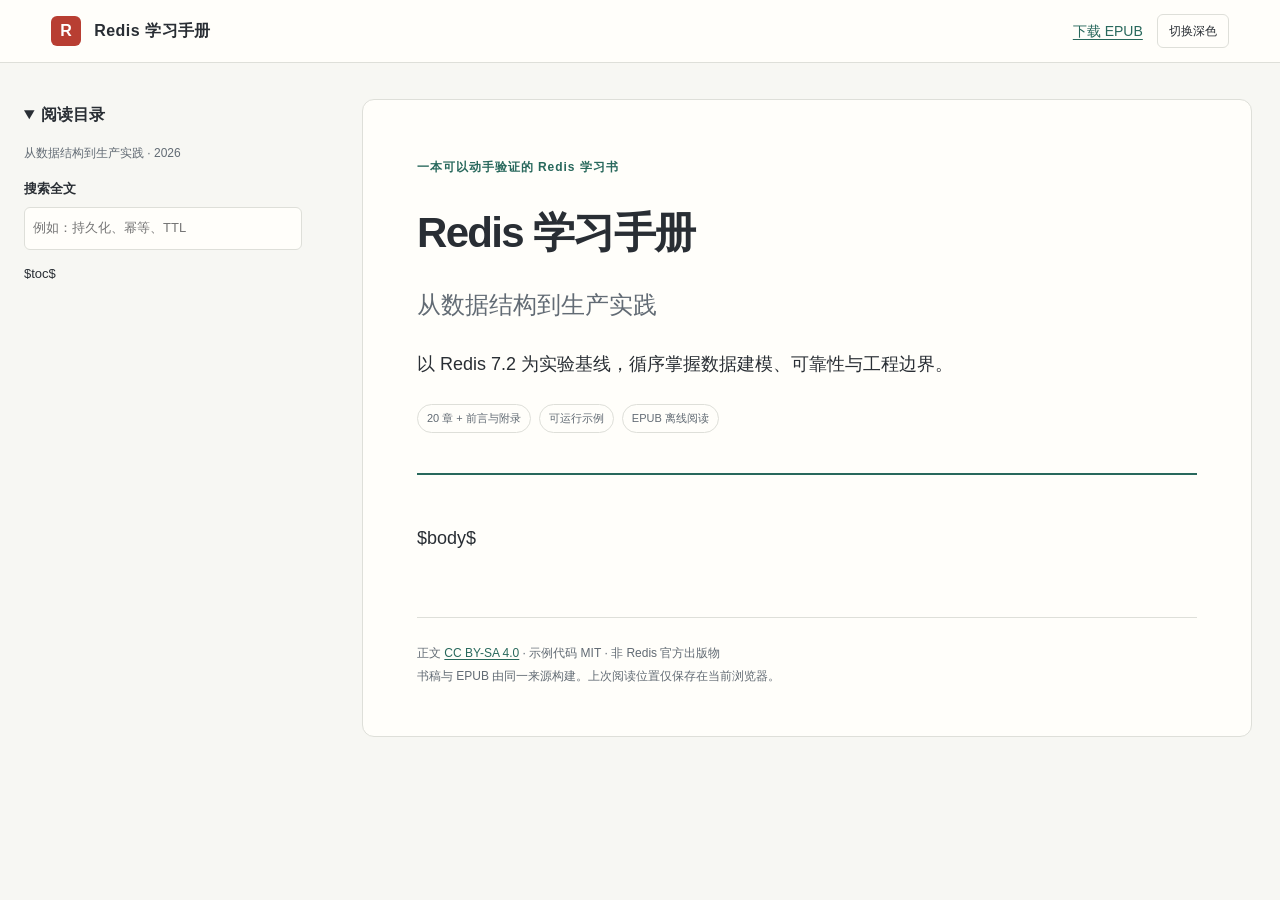
<file: assets/reader.html>
<!doctype html>
<html lang="zh-CN">
<head><meta charset="utf-8"><meta name="viewport" content="width=device-width, initial-scale=1">
<meta name="description" content="原创中文 Redis 学习书，涵盖数据结构、持久化、高可用、缓存设计与实战。支持在线阅读及 EPUB 下载。">
<meta name="color-scheme" content="light dark"><title>$title$ · 在线阅读</title><link rel="stylesheet" href="reader.css"></head>
<body>
<a class="skip" href="#reading">跳到正文</a>
<header class="topbar"><a href="#" class="brand"><span class="mark">R</span> Redis 学习手册</a><div><a class="download" href="downloads/redis-learning-handbook.epub" download>下载 EPUB</a><button id="theme" type="button" aria-label="切换深浅主题">切换主题</button></div></header>
<div class="layout"><aside><details id="contents" open><summary>阅读目录</summary><p class="edition">从数据结构到生产实践 · 2026</p><label for="search">搜索全文</label><input id="search" type="search" placeholder="例如：持久化、幂等、TTL" autocomplete="off"><p id="search-status" role="status" aria-live="polite"></p><ul id="results" hidden></ul><nav id="toc" aria-label="章节目录">$toc$</nav></details></aside>
<main id="reading"><div class="intro"><span class="eyebrow">一本可以动手验证的 Redis 学习书</span><h1 class="book-title">Redis 学习手册</h1><p class="subtitle">从数据结构到生产实践</p><p>以 Redis 7.2 为实验基线，循序掌握数据建模、可靠性与工程边界。</p><div class="chips"><span>20 章 + 前言与附录</span><span>可运行示例</span><span>EPUB 离线阅读</span></div></div>
<article>$body$</article><footer>正文 <a href="https://creativecommons.org/licenses/by-sa/4.0/">CC BY-SA 4.0</a> · 示例代码 MIT · 非 Redis 官方出版物<br>书稿与 EPUB 由同一来源构建。上次阅读位置仅保存在当前浏览器。</footer></main></div><script src="reader.js" defer></script>
</body></html>
</file>
<file: docs/reader.css>
:root{--bg:#f7f6f2;--paper:#fffefa;--ink:#243241;--muted:#66717b;--line:#dfdfd8;--accent:#ad382e;--code:#f0f1ec;color-scheme:light}
:root[data-theme=dark]{--bg:#121a24;--paper:#17222e;--ink:#e0e6ed;--muted:#a9b5c1;--line:#34404c;--accent:#ff9989;--code:#0f1822;color-scheme:dark}
*{box-sizing:border-box}html{scroll-padding-top:90px}body{margin:0;background:var(--bg);color:var(--ink);font-family:system-ui,-apple-system,"PingFang SC","Microsoft YaHei",sans-serif;line-height:1.9}a{color:var(--accent);text-underline-offset:3px}button,input{font:inherit}button{cursor:pointer}.topbar{position:sticky;top:0;z-index:5;display:flex;align-items:center;justify-content:space-between;gap:16px;padding:14px 4vw;border-bottom:1px solid var(--line);background:var(--paper)}.brand{text-decoration:none;color:var(--ink);font-weight:750;letter-spacing:.03em}.mark{display:inline-block;background:#b83e32;color:white;border-radius:6px;padding:0 9px;margin-right:8px}.topbar>div{display:flex;gap:14px;align-items:center}.download{font-size:14px}button{border:1px solid var(--line);border-radius:6px;background:var(--bg);color:var(--ink);padding:3px 10px;font-size:13px}.layout{display:grid;grid-template-columns:290px minmax(0,890px);gap:48px;max-width:1280px;padding:36px 24px;margin:auto}aside{position:sticky;top:100px;align-self:start;max-height:calc(100vh - 120px);overflow:auto;font-size:13px;padding-right:12px}summary{font-size:16px;font-weight:700;cursor:pointer}.edition{color:var(--muted);font-size:12px}label{display:block;font-weight:600}input{width:100%;background:var(--paper);color:var(--ink);border:1px solid var(--line);border-radius:6px;padding:8px;font-size:13px;margin-top:5px}nav ul{list-style:none;padding-left:0}nav>ul>li{border-bottom:1px solid var(--line);padding:9px 0}nav a{color:var(--ink);text-decoration:none}nav li ul{padding:6px 0 0 12px;font-size:12px}nav li li{padding:3px 0}nav a:hover,nav a.active{color:var(--accent)}#results{padding-left:18px}#results li{margin:10px 0}#search-status{color:var(--muted);font-size:12px}main{min-width:0;background:var(--paper);border:1px solid var(--line);border-radius:12px;padding:48px 54px}.intro{padding-bottom:40px;border-bottom:2px solid var(--accent);margin-bottom:46px}.eyebrow{font-size:12px;color:var(--accent);font-weight:700;letter-spacing:.08em}.book-title{font-size:42px;line-height:1.3;letter-spacing:-.04em;margin:18px 0}.subtitle{font-size:24px;margin:0 0 18px;color:var(--muted)}.chips{display:flex;gap:8px;flex-wrap:wrap;margin-top:22px}.chips span{font-size:11px;padding:3px 9px;border:1px solid var(--line);border-radius:20px;color:var(--muted)}article{font-size:16px}article h1{font-size:29px;line-height:1.45;margin:55px 0 26px;letter-spacing:-.02em}article h2{font-size:21px;margin:32px 0 18px}article h3{font-size:18px}article p{text-align:justify}article a{overflow-wrap:anywhere}pre{background:var(--code);border:1px solid var(--line);border-radius:8px;padding:18px;overflow-x:auto;line-height:1.65;font-size:13px}code{font-family:"SFMono-Regular",Consolas,monospace}p code,td code{background:var(--code);padding:2px 4px;border-radius:3px;overflow-wrap:anywhere}table{display:block;overflow-x:auto;border-collapse:collapse;font-size:13px;width:100%;margin:24px 0}th,td{border:1px solid var(--line);padding:10px;text-align:left;min-width:100px}th{background:var(--code)}footer{border-top:1px solid var(--line);margin-top:60px;padding-top:24px;font-size:12px;color:var(--muted)}.skip{position:fixed;top:-100px;left:10px;z-index:10;background:var(--paper);padding:10px}.skip:focus{top:5px}:focus-visible{outline:2px solid var(--accent);outline-offset:3px}
@media(prefers-color-scheme:dark){:root:not([data-theme=light]){--bg:#121a24;--paper:#17222e;--ink:#e0e6ed;--muted:#a9b5c1;--line:#34404c;--accent:#ff9989;--code:#0f1822;color-scheme:dark}}
@media(max-width:900px){.layout{grid-template-columns:220px minmax(0,1fr);gap:20px;padding:20px 16px}main{padding:30px 24px}.book-title{font-size:34px}}
@media(max-width:680px){.topbar{padding:10px 14px;gap:8px}.brand{font-size:13px}.mark{margin-right:3px}.topbar>div{gap:8px}.download{font-size:12px}button{font-size:11px;padding:4px 6px}.layout{display:block;padding:14px 10px}aside{position:static;max-height:none;padding:10px;margin-bottom:14px;border:1px solid var(--line);border-radius:8px;background:var(--paper)}nav{max-height:45vh;overflow:auto}main{padding:28px 19px}.book-title{font-size:31px}.subtitle{font-size:20px}article{font-size:15px}article h1{font-size:24px}article h2{font-size:19px}pre{font-size:12px;padding:12px}}
@media print{aside,.topbar,.chips{display:none}.layout{display:block;padding:0}main{border:0;padding:0}body{background:white;color:black}pre{white-space:pre-wrap}h1{break-before:page}}

/* BEGIN AIAS SHARED READER */
/* Aias Reader 1.0 — vendored into each book; no remote assets required. */
@media screen {
  :root {
    --reader-page: #f7f7f3 !important;
    --reader-surface: #fffefa !important;
    --reader-text: #292e34 !important;
    --reader-muted: #626b74 !important;
    --reader-line: #dedfd9 !important;
    --reader-accent: #28685c !important;
    --reader-soft: #eaf0eb !important;
    --reader-code: #eff0ec !important;
    --reader-keyword: #73579d !important;
    --reader-string: #28685c !important;
    --reader-number: #955028 !important;
    color-scheme: light !important;
  }
  :root[data-theme="dark"], body.dark, body[data-md-color-scheme="slate"] {
    --reader-page: #1c1f24 !important;
    --reader-surface: #22262c !important;
    --reader-text: #d7dce2 !important;
    --reader-muted: #a0a8b3 !important;
    --reader-line: #3b414a !important;
    --reader-accent: #91c5b5 !important;
    --reader-soft: #2b3835 !important;
    --reader-code: #282d34 !important;
    --reader-keyword: #c6afe8 !important;
    --reader-string: #a4c6a0 !important;
    --reader-number: #dfb385 !important;
    color-scheme: dark !important;
  }
  /* Adapt the existing readers without changing their content or navigation. */
  :root, body {
    --bg: var(--reader-page) !important;
    --page-bg: var(--reader-page) !important;
    --paper: var(--reader-surface) !important;
    --surface: var(--reader-surface) !important;
    --panel: var(--reader-surface) !important;
    --surface-muted: var(--reader-code) !important;
    --ink: var(--reader-text) !important;
    --fg: var(--reader-text) !important;
    --text: var(--reader-text) !important;
    --heading: var(--reader-text) !important;
    --muted: var(--reader-muted) !important;
    --line: var(--reader-line) !important;
    --accent: var(--reader-accent) !important;
    --accent-hover: var(--reader-accent) !important;
    --accent-soft: var(--reader-soft) !important;
    --code: var(--reader-code) !important;
    --code-bg: var(--reader-code) !important;
    --focus: var(--reader-accent) !important;
    --header-bg: var(--reader-page) !important;
    --md-default-bg-color: var(--reader-page) !important;
    --md-default-fg-color: var(--reader-text) !important;
    --md-default-fg-color--light: var(--reader-muted) !important;
    --md-default-fg-color--lighter: var(--reader-line) !important;
    --md-primary-fg-color: var(--reader-surface) !important;
    --md-primary-bg-color: var(--reader-text) !important;
    --md-accent-fg-color: var(--reader-accent) !important;
    --md-typeset-color: var(--reader-text) !important;
    --md-typeset-a-color: var(--reader-accent) !important;
    --md-code-bg-color: var(--reader-code) !important;
    --md-code-fg-color: var(--reader-text) !important;
    --md-code-hl-comment-color: var(--reader-muted) !important;
    --md-code-hl-keyword-color: var(--reader-keyword) !important;
    --md-code-hl-string-color: var(--reader-string) !important;
    --md-code-hl-number-color: var(--reader-number) !important;
  }
  html { -webkit-text-size-adjust: 100%; scrollbar-color: var(--reader-line) var(--reader-page); }
  body {
    background: var(--reader-page) !important;
    color: var(--reader-text) !important;
    font-family: -apple-system, BlinkMacSystemFont, "Segoe UI", "PingFang SC", "Hiragino Sans GB", "Microsoft YaHei", sans-serif !important;
    -webkit-font-smoothing: antialiased;
  }
  ::selection { background: var(--reader-accent); color: var(--reader-page); }
  :focus-visible { outline: 2px solid var(--reader-accent); outline-offset: 4px; }
  :is(main, article, .prose, .book-content, #book, .md-typeset, .aias-basic-reader) {
    font-family: inherit;
    font-size: var(--reader-size, var(--body-size, var(--reading-size, var(--size, 18px)))) !important;
    line-height: 1.95;
    overflow-wrap: break-word;
  }
  :is(main, article, .prose, .book-content, #book, .md-typeset, .aias-basic-reader) :is(h1, h2, h3, h4) {
    color: var(--reader-text) !important;
    font-family: inherit;
    line-height: 1.5;
    font-weight: 650;
  }
  :is(main, article, .prose, .book-content, #book, .md-typeset, .aias-basic-reader) p { text-align: start; }
  :is(main, article, .prose, .book-content, #book, .md-typeset, .aias-basic-reader) a {
    color: var(--reader-accent) !important;
    text-decoration-color: var(--reader-accent);
    text-underline-offset: .2em;
    overflow-wrap: anywhere;
  }
  :is(main, article, .prose, .book-content, #book, .md-typeset, .aias-basic-reader) pre {
    background: var(--reader-code) !important;
    color: var(--reader-text) !important;
    border: 1px solid var(--reader-line) !important;
    border-radius: 8px;
    max-width: 100%;
    overflow-x: auto;
    white-space: pre;
    overflow-wrap: normal;
    line-height: 1.75;
    tab-size: 4;
    scrollbar-width: thin;
  }
  :is(main, article, .prose, .book-content, #book, .md-typeset, .aias-basic-reader) code {
    font-family: "SFMono-Regular", Consolas, "Liberation Mono", Menlo, monospace;
    font-variant-ligatures: none;
  }
  :is(main, article, .prose, .book-content, #book, .md-typeset, .aias-basic-reader) :not(pre) > code {
    background: var(--reader-code) !important;
    color: var(--reader-text) !important;
    border-radius: 4px;
    padding: .12em .3em;
  }
  :is(main, article, .prose, .book-content, #book, .md-typeset, .aias-basic-reader) pre code {
    background: transparent !important;
    color: inherit !important;
    padding: 0;
    white-space: pre;
    overflow-wrap: normal;
  }
  :is(main, article, .prose, .book-content, #book, .md-typeset, .aias-basic-reader) pre code span { color: inherit !important; }
  :is(main, article, .prose, .book-content, #book, .md-typeset, .aias-basic-reader) pre code :is(.kw, .cf, .dt, .bu, .fu, .k, .kn, .kd, .kc, .kt) { color: var(--reader-keyword) !important; }
  :is(main, article, .prose, .book-content, #book, .md-typeset, .aias-basic-reader) pre code :is(.st, .ch, .vs, .s, .s1, .s2) { color: var(--reader-string) !important; }
  :is(main, article, .prose, .book-content, #book, .md-typeset, .aias-basic-reader) pre code :is(.dv, .bn, .fl, .mi, .mf) { color: var(--reader-number) !important; }
  :is(main, article, .prose, .book-content, #book, .md-typeset, .aias-basic-reader) pre code :is(.co, .cv, .an, .do, .c, .c1, .cm, .cp) { color: var(--reader-muted) !important; font-style: normal; }
  :is(main, article, .prose, .book-content, #book, .md-typeset, .aias-basic-reader) blockquote {
    background: var(--reader-soft) !important;
    color: var(--reader-text) !important;
    border-left: 3px solid var(--reader-accent) !important;
  }
  :is(main, article, .prose, .book-content, #book, .md-typeset, .aias-basic-reader) :is(th, td) { border-color: var(--reader-line) !important; }
  :is(main, article, .prose, .book-content, #book, .md-typeset, .aias-basic-reader) th { background: var(--reader-code) !important; color: var(--reader-text) !important; }
  :is(main, article, .prose, .book-content, #book, .md-typeset, .aias-basic-reader) :is(img, svg) { max-width: 100%; height: auto; }
  :is(.sidebar, #sidebar, .book-sidebar, .md-sidebar, .mobile-header, .mobile-menu nav) {
    background: var(--reader-surface) !important;
    color: var(--reader-text) !important;
    border-color: var(--reader-line) !important;
  }
  :is(aside, .sidebar, .md-sidebar) a { color: var(--reader-muted); }
  :is(aside, .sidebar, .md-sidebar) a:hover,
  :is(aside, .sidebar, .md-sidebar) a[aria-current] { color: var(--reader-accent) !important; background: var(--reader-soft) !important; }
  :is(.brand-title, .brand-subtitle, .nav-number, .sidebar-brand .eyebrow, .edition) { color: var(--reader-muted) !important; }
  :is(.primary-action, .button-primary, .primary-button, .start, .hero .button) {
    background: var(--reader-accent) !important;
    color: var(--reader-page) !important;
    border-color: var(--reader-accent) !important;
  }
  .contents-list a:hover { background: var(--reader-soft) !important; }
  .aias-basic-reader > #title-block-header { display: none; }
  .aias-basic-reader #TOC:not(:has(a)) { display: none; }
  .aias-basic-reader h1 { font-size: 1.7em; margin-top: 1.4em; }
  .aias-basic-reader blockquote { margin-inline: 0; padding: .5em 1.1em; }
  .aias-reader-tools { display: flex; flex-wrap: wrap; align-items: center; justify-content: flex-end; gap: 12px; padding: 12px 0; margin: 0 0 16px; font-size: 13px; }
  .aias-reader-tools a { color: var(--reader-muted); }
  .aias-reader-theme {
    color: var(--reader-text) !important;
    background: var(--reader-surface) !important;
    border: 1px solid var(--reader-line) !important;
    border-radius: 6px;
    padding: 7px 11px;
    font: inherit;
    font-size: 12px;
    line-height: 1.5;
    min-height: 34px;
    cursor: pointer;
  }
  @media (max-width: 680px) {
    :is(main, article, .prose, .book-content, #book, .md-typeset, .aias-basic-reader) {
      font-size: var(--reader-size, var(--body-size, var(--reading-size, var(--size, 17px)))) !important;
    }
  }
}
/* END AIAS SHARED READER */
</file>
<file: assets/reader.css>
:root{--bg:#f7f6f2;--paper:#fffefa;--ink:#243241;--muted:#66717b;--line:#dfdfd8;--accent:#ad382e;--code:#f0f1ec;color-scheme:light}
:root[data-theme=dark]{--bg:#121a24;--paper:#17222e;--ink:#e0e6ed;--muted:#a9b5c1;--line:#34404c;--accent:#ff9989;--code:#0f1822;color-scheme:dark}
*{box-sizing:border-box}html{scroll-padding-top:90px}body{margin:0;background:var(--bg);color:var(--ink);font-family:system-ui,-apple-system,"PingFang SC","Microsoft YaHei",sans-serif;line-height:1.9}a{color:var(--accent);text-underline-offset:3px}button,input{font:inherit}button{cursor:pointer}.topbar{position:sticky;top:0;z-index:5;display:flex;align-items:center;justify-content:space-between;gap:16px;padding:14px 4vw;border-bottom:1px solid var(--line);background:var(--paper)}.brand{text-decoration:none;color:var(--ink);font-weight:750;letter-spacing:.03em}.mark{display:inline-block;background:#b83e32;color:white;border-radius:6px;padding:0 9px;margin-right:8px}.topbar>div{display:flex;gap:14px;align-items:center}.download{font-size:14px}button{border:1px solid var(--line);border-radius:6px;background:var(--bg);color:var(--ink);padding:3px 10px;font-size:13px}.layout{display:grid;grid-template-columns:290px minmax(0,890px);gap:48px;max-width:1280px;padding:36px 24px;margin:auto}aside{position:sticky;top:100px;align-self:start;max-height:calc(100vh - 120px);overflow:auto;font-size:13px;padding-right:12px}summary{font-size:16px;font-weight:700;cursor:pointer}.edition{color:var(--muted);font-size:12px}label{display:block;font-weight:600}input{width:100%;background:var(--paper);color:var(--ink);border:1px solid var(--line);border-radius:6px;padding:8px;font-size:13px;margin-top:5px}nav ul{list-style:none;padding-left:0}nav>ul>li{border-bottom:1px solid var(--line);padding:9px 0}nav a{color:var(--ink);text-decoration:none}nav li ul{padding:6px 0 0 12px;font-size:12px}nav li li{padding:3px 0}nav a:hover,nav a.active{color:var(--accent)}#results{padding-left:18px}#results li{margin:10px 0}#search-status{color:var(--muted);font-size:12px}main{min-width:0;background:var(--paper);border:1px solid var(--line);border-radius:12px;padding:48px 54px}.intro{padding-bottom:40px;border-bottom:2px solid var(--accent);margin-bottom:46px}.eyebrow{font-size:12px;color:var(--accent);font-weight:700;letter-spacing:.08em}.book-title{font-size:42px;line-height:1.3;letter-spacing:-.04em;margin:18px 0}.subtitle{font-size:24px;margin:0 0 18px;color:var(--muted)}.chips{display:flex;gap:8px;flex-wrap:wrap;margin-top:22px}.chips span{font-size:11px;padding:3px 9px;border:1px solid var(--line);border-radius:20px;color:var(--muted)}article{font-size:16px}article h1{font-size:29px;line-height:1.45;margin:55px 0 26px;letter-spacing:-.02em}article h2{font-size:21px;margin:32px 0 18px}article h3{font-size:18px}article p{text-align:justify}article a{overflow-wrap:anywhere}pre{background:var(--code);border:1px solid var(--line);border-radius:8px;padding:18px;overflow-x:auto;line-height:1.65;font-size:13px}code{font-family:"SFMono-Regular",Consolas,monospace}p code,td code{background:var(--code);padding:2px 4px;border-radius:3px;overflow-wrap:anywhere}table{display:block;overflow-x:auto;border-collapse:collapse;font-size:13px;width:100%;margin:24px 0}th,td{border:1px solid var(--line);padding:10px;text-align:left;min-width:100px}th{background:var(--code)}footer{border-top:1px solid var(--line);margin-top:60px;padding-top:24px;font-size:12px;color:var(--muted)}.skip{position:fixed;top:-100px;left:10px;z-index:10;background:var(--paper);padding:10px}.skip:focus{top:5px}:focus-visible{outline:2px solid var(--accent);outline-offset:3px}
@media(prefers-color-scheme:dark){:root:not([data-theme=light]){--bg:#121a24;--paper:#17222e;--ink:#e0e6ed;--muted:#a9b5c1;--line:#34404c;--accent:#ff9989;--code:#0f1822;color-scheme:dark}}
@media(max-width:900px){.layout{grid-template-columns:220px minmax(0,1fr);gap:20px;padding:20px 16px}main{padding:30px 24px}.book-title{font-size:34px}}
@media(max-width:680px){.topbar{padding:10px 14px;gap:8px}.brand{font-size:13px}.mark{margin-right:3px}.topbar>div{gap:8px}.download{font-size:12px}button{font-size:11px;padding:4px 6px}.layout{display:block;padding:14px 10px}aside{position:static;max-height:none;padding:10px;margin-bottom:14px;border:1px solid var(--line);border-radius:8px;background:var(--paper)}nav{max-height:45vh;overflow:auto}main{padding:28px 19px}.book-title{font-size:31px}.subtitle{font-size:20px}article{font-size:15px}article h1{font-size:24px}article h2{font-size:19px}pre{font-size:12px;padding:12px}}
@media print{aside,.topbar,.chips{display:none}.layout{display:block;padding:0}main{border:0;padding:0}body{background:white;color:black}pre{white-space:pre-wrap}h1{break-before:page}}

/* BEGIN AIAS SHARED READER */
/* Aias Reader 1.0 — vendored into each book; no remote assets required. */
@media screen {
  :root {
    --reader-page: #f7f7f3 !important;
    --reader-surface: #fffefa !important;
    --reader-text: #292e34 !important;
    --reader-muted: #626b74 !important;
    --reader-line: #dedfd9 !important;
    --reader-accent: #28685c !important;
    --reader-soft: #eaf0eb !important;
    --reader-code: #eff0ec !important;
    --reader-keyword: #73579d !important;
    --reader-string: #28685c !important;
    --reader-number: #955028 !important;
    color-scheme: light !important;
  }
  :root[data-theme="dark"], body.dark, body[data-md-color-scheme="slate"] {
    --reader-page: #1c1f24 !important;
    --reader-surface: #22262c !important;
    --reader-text: #d7dce2 !important;
    --reader-muted: #a0a8b3 !important;
    --reader-line: #3b414a !important;
    --reader-accent: #91c5b5 !important;
    --reader-soft: #2b3835 !important;
    --reader-code: #282d34 !important;
    --reader-keyword: #c6afe8 !important;
    --reader-string: #a4c6a0 !important;
    --reader-number: #dfb385 !important;
    color-scheme: dark !important;
  }
  /* Adapt the existing readers without changing their content or navigation. */
  :root, body {
    --bg: var(--reader-page) !important;
    --page-bg: var(--reader-page) !important;
    --paper: var(--reader-surface) !important;
    --surface: var(--reader-surface) !important;
    --panel: var(--reader-surface) !important;
    --surface-muted: var(--reader-code) !important;
    --ink: var(--reader-text) !important;
    --fg: var(--reader-text) !important;
    --text: var(--reader-text) !important;
    --heading: var(--reader-text) !important;
    --muted: var(--reader-muted) !important;
    --line: var(--reader-line) !important;
    --accent: var(--reader-accent) !important;
    --accent-hover: var(--reader-accent) !important;
    --accent-soft: var(--reader-soft) !important;
    --code: var(--reader-code) !important;
    --code-bg: var(--reader-code) !important;
    --focus: var(--reader-accent) !important;
    --header-bg: var(--reader-page) !important;
    --md-default-bg-color: var(--reader-page) !important;
    --md-default-fg-color: var(--reader-text) !important;
    --md-default-fg-color--light: var(--reader-muted) !important;
    --md-default-fg-color--lighter: var(--reader-line) !important;
    --md-primary-fg-color: var(--reader-surface) !important;
    --md-primary-bg-color: var(--reader-text) !important;
    --md-accent-fg-color: var(--reader-accent) !important;
    --md-typeset-color: var(--reader-text) !important;
    --md-typeset-a-color: var(--reader-accent) !important;
    --md-code-bg-color: var(--reader-code) !important;
    --md-code-fg-color: var(--reader-text) !important;
    --md-code-hl-comment-color: var(--reader-muted) !important;
    --md-code-hl-keyword-color: var(--reader-keyword) !important;
    --md-code-hl-string-color: var(--reader-string) !important;
    --md-code-hl-number-color: var(--reader-number) !important;
  }
  html { -webkit-text-size-adjust: 100%; scrollbar-color: var(--reader-line) var(--reader-page); }
  body {
    background: var(--reader-page) !important;
    color: var(--reader-text) !important;
    font-family: -apple-system, BlinkMacSystemFont, "Segoe UI", "PingFang SC", "Hiragino Sans GB", "Microsoft YaHei", sans-serif !important;
    -webkit-font-smoothing: antialiased;
  }
  ::selection { background: var(--reader-accent); color: var(--reader-page); }
  :focus-visible { outline: 2px solid var(--reader-accent); outline-offset: 4px; }
  :is(main, article, .prose, .book-content, #book, .md-typeset, .aias-basic-reader) {
    font-family: inherit;
    font-size: var(--reader-size, var(--body-size, var(--reading-size, var(--size, 18px)))) !important;
    line-height: 1.95;
    overflow-wrap: break-word;
  }
  :is(main, article, .prose, .book-content, #book, .md-typeset, .aias-basic-reader) :is(h1, h2, h3, h4) {
    color: var(--reader-text) !important;
    font-family: inherit;
    line-height: 1.5;
    font-weight: 650;
  }
  :is(main, article, .prose, .book-content, #book, .md-typeset, .aias-basic-reader) p { text-align: start; }
  :is(main, article, .prose, .book-content, #book, .md-typeset, .aias-basic-reader) a {
    color: var(--reader-accent) !important;
    text-decoration-color: var(--reader-accent);
    text-underline-offset: .2em;
    overflow-wrap: anywhere;
  }
  :is(main, article, .prose, .book-content, #book, .md-typeset, .aias-basic-reader) pre {
    background: var(--reader-code) !important;
    color: var(--reader-text) !important;
    border: 1px solid var(--reader-line) !important;
    border-radius: 8px;
    max-width: 100%;
    overflow-x: auto;
    white-space: pre;
    overflow-wrap: normal;
    line-height: 1.75;
    tab-size: 4;
    scrollbar-width: thin;
  }
  :is(main, article, .prose, .book-content, #book, .md-typeset, .aias-basic-reader) code {
    font-family: "SFMono-Regular", Consolas, "Liberation Mono", Menlo, monospace;
    font-variant-ligatures: none;
  }
  :is(main, article, .prose, .book-content, #book, .md-typeset, .aias-basic-reader) :not(pre) > code {
    background: var(--reader-code) !important;
    color: var(--reader-text) !important;
    border-radius: 4px;
    padding: .12em .3em;
  }
  :is(main, article, .prose, .book-content, #book, .md-typeset, .aias-basic-reader) pre code {
    background: transparent !important;
    color: inherit !important;
    padding: 0;
    white-space: pre;
    overflow-wrap: normal;
  }
  :is(main, article, .prose, .book-content, #book, .md-typeset, .aias-basic-reader) pre code span { color: inherit !important; }
  :is(main, article, .prose, .book-content, #book, .md-typeset, .aias-basic-reader) pre code :is(.kw, .cf, .dt, .bu, .fu, .k, .kn, .kd, .kc, .kt) { color: var(--reader-keyword) !important; }
  :is(main, article, .prose, .book-content, #book, .md-typeset, .aias-basic-reader) pre code :is(.st, .ch, .vs, .s, .s1, .s2) { color: var(--reader-string) !important; }
  :is(main, article, .prose, .book-content, #book, .md-typeset, .aias-basic-reader) pre code :is(.dv, .bn, .fl, .mi, .mf) { color: var(--reader-number) !important; }
  :is(main, article, .prose, .book-content, #book, .md-typeset, .aias-basic-reader) pre code :is(.co, .cv, .an, .do, .c, .c1, .cm, .cp) { color: var(--reader-muted) !important; font-style: normal; }
  :is(main, article, .prose, .book-content, #book, .md-typeset, .aias-basic-reader) blockquote {
    background: var(--reader-soft) !important;
    color: var(--reader-text) !important;
    border-left: 3px solid var(--reader-accent) !important;
  }
  :is(main, article, .prose, .book-content, #book, .md-typeset, .aias-basic-reader) :is(th, td) { border-color: var(--reader-line) !important; }
  :is(main, article, .prose, .book-content, #book, .md-typeset, .aias-basic-reader) th { background: var(--reader-code) !important; color: var(--reader-text) !important; }
  :is(main, article, .prose, .book-content, #book, .md-typeset, .aias-basic-reader) :is(img, svg) { max-width: 100%; height: auto; }
  :is(.sidebar, #sidebar, .book-sidebar, .md-sidebar, .mobile-header, .mobile-menu nav) {
    background: var(--reader-surface) !important;
    color: var(--reader-text) !important;
    border-color: var(--reader-line) !important;
  }
  :is(aside, .sidebar, .md-sidebar) a { color: var(--reader-muted); }
  :is(aside, .sidebar, .md-sidebar) a:hover,
  :is(aside, .sidebar, .md-sidebar) a[aria-current] { color: var(--reader-accent) !important; background: var(--reader-soft) !important; }
  :is(.brand-title, .brand-subtitle, .nav-number, .sidebar-brand .eyebrow, .edition) { color: var(--reader-muted) !important; }
  :is(.primary-action, .button-primary, .primary-button, .start, .hero .button) {
    background: var(--reader-accent) !important;
    color: var(--reader-page) !important;
    border-color: var(--reader-accent) !important;
  }
  .contents-list a:hover { background: var(--reader-soft) !important; }
  .aias-basic-reader > #title-block-header { display: none; }
  .aias-basic-reader #TOC:not(:has(a)) { display: none; }
  .aias-basic-reader h1 { font-size: 1.7em; margin-top: 1.4em; }
  .aias-basic-reader blockquote { margin-inline: 0; padding: .5em 1.1em; }
  .aias-reader-tools { display: flex; flex-wrap: wrap; align-items: center; justify-content: flex-end; gap: 12px; padding: 12px 0; margin: 0 0 16px; font-size: 13px; }
  .aias-reader-tools a { color: var(--reader-muted); }
  .aias-reader-theme {
    color: var(--reader-text) !important;
    background: var(--reader-surface) !important;
    border: 1px solid var(--reader-line) !important;
    border-radius: 6px;
    padding: 7px 11px;
    font: inherit;
    font-size: 12px;
    line-height: 1.5;
    min-height: 34px;
    cursor: pointer;
  }
  @media (max-width: 680px) {
    :is(main, article, .prose, .book-content, #book, .md-typeset, .aias-basic-reader) {
      font-size: var(--reader-size, var(--body-size, var(--reading-size, var(--size, 17px)))) !important;
    }
  }
}
/* END AIAS SHARED READER */
</file>
